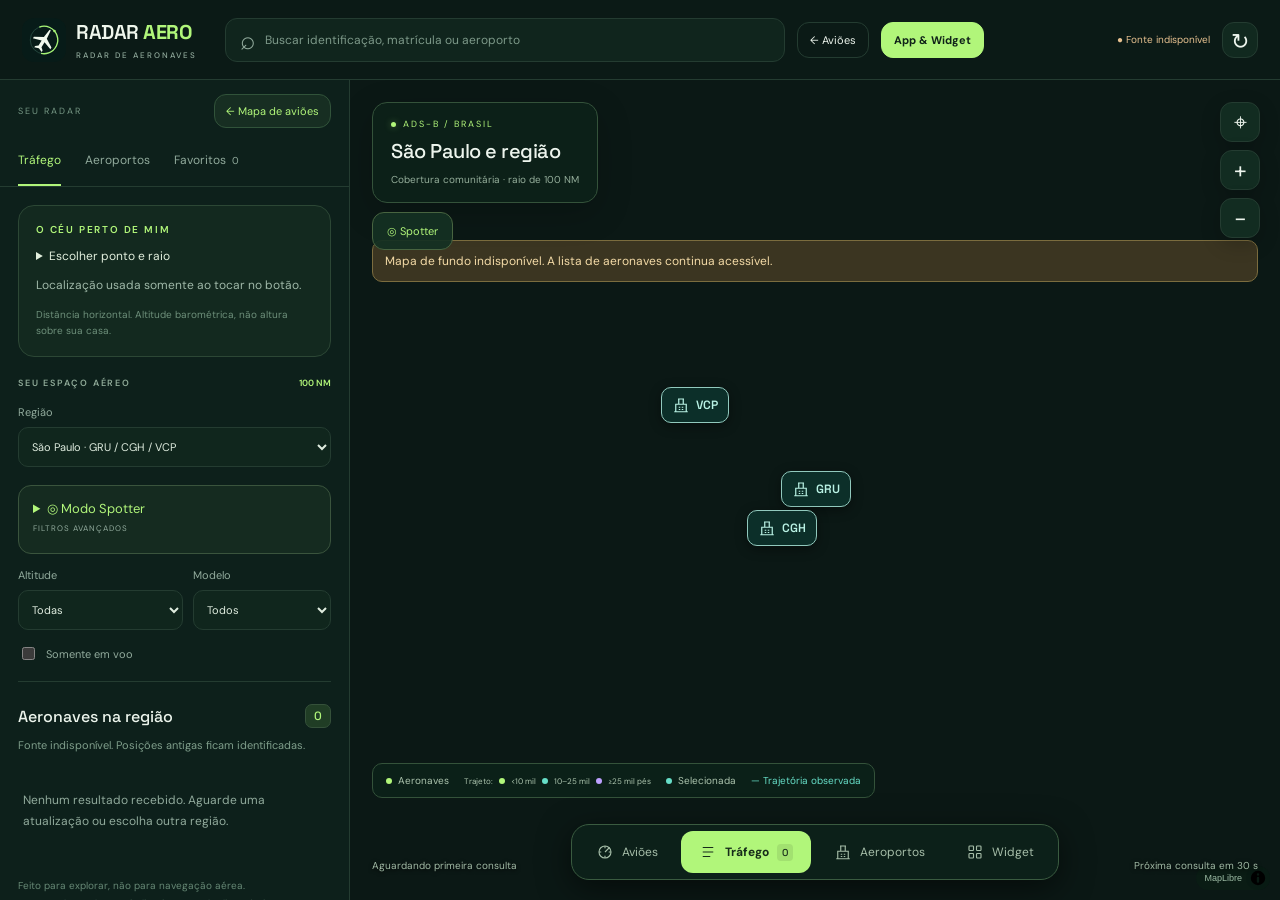
<file: docs/index.html>
<!doctype html><html lang="pt-BR"><head><meta charset="utf-8"><meta name="viewport" content="width=device-width,initial-scale=1"><meta name="theme-color" content="#071b18"><link rel="manifest" href="./manifest.webmanifest?v=20261103-4"><link rel="apple-touch-icon" href="./icons/app-icon-192.png"><title>Radar Aero</title><link rel="stylesheet" href="./vendor/maplibre-gl.css"><link rel="stylesheet" href="./radar.css?v=20261103-4"></head><body>
<header><a class="brand" href="./" target="_top"><img class="logo" src="./icons/radar-mark.svg" width="44" height="44" alt=""><span>RADAR <b>AERO</b><small>RADAR DE AERONAVES</small></span></a><label class="search"><span>⌕</span><input id="search" type="search" placeholder="Buscar identificação, matrícula ou aeroporto" aria-label="Buscar identificação, matrícula ou aeroporto" autocomplete="off"></label><button id="map-back" class="header-map">← Aviões</button><button id="install-app" title="App e widget">App &amp; Widget</button><span class="connection" id="connection" role="status">● Conectando</span><button id="refresh" aria-label="Atualizar posições">↻</button></header>
<div class="workspace"><aside id="sidebar" aria-label="Tráfego e detalhes"><div class="mobile-handle"></div><div class="panel-top"><span>SEU RADAR</span><button id="follow-selected" hidden aria-pressed="false">◎ Seguir avião</button><button id="airport-flights" hidden>Voos</button><button id="airport-climate" hidden>Clima</button><button id="collapse" aria-expanded="true">← Mapa de aviões</button></div><p id="follow-status" role="status" hidden></p><div class="tabs" role="tablist" aria-label="Explorar"><button role="tab" aria-selected="true" data-tab="traffic">Tráfego</button><button role="tab" aria-selected="false" data-tab="airports">Aeroportos</button><button role="tab" aria-selected="false" data-tab="favorites">Favoritos <span id="fav-count">0</span></button></div><div class="scroll"><section id="selection" hidden aria-label="Aeronave selecionada"></section><section class="near-card" aria-label="Perto de mim"><div class="section-label">O CÉU PERTO DE MIM</div><details id="near-settings"><summary>Escolher ponto e raio</summary><p>Escolha seu ponto e descubra os aviões ao redor.</p><button id="locate">⌖ Usar minha localização</button><details><summary>Escolher ponto manualmente</summary><form id="near-form"><label>Latitude<input id="near-lat" type="number" min="-90" max="90" step="any" required placeholder="-23.4356"></label><label>Longitude<input id="near-lon" type="number" min="-180" max="180" step="any" required placeholder="-46.4731"></label><button>Salvar ponto e explorar</button></form></details><label>Raio<select id="near-radius"><option value="5">5 km</option><option value="10" selected>10 km</option><option value="25">25 km</option><option value="50">50 km</option></select></label></details><p id="near-status" role="status">Localização usada somente ao tocar no botão.</p><button id="leave-near" hidden>Voltar à região</button><button id="widget-config" hidden>↓ Configuração do widget</button><small>Distância horizontal. Altitude barométrica, não altura sobre sua casa.</small></section><section class="filters" id="filters"><div class="section-label">SEU ESPAÇO AÉREO <span>100 NM</span></div><label>Região<select id="region"><option value="sp">São Paulo · GRU / CGH / VCP</option><option value="rio">Rio de Janeiro · GIG</option><option value="brasilia">Brasília · BSB</option><option value="salvador">Salvador · SSA</option></select></label><details id="spotter-settings"><summary>◎ Modo Spotter <span>FILTROS AVANÇADOS</span></summary><div class="spotter-grid"><label>Companhia<select id="spotter-company"><option value="all">Todas</option><option value="TAM">LATAM</option><option value="AZU">Azul</option><option value="GLO">GOL</option></select></label><label>Velocidade no solo<select id="spotter-speed"><option value="all">Todas</option><option value="slow">Menos de 250 kt</option><option value="fast">250 kt ou mais</option></select></label><label>Variação observada<select id="spotter-trend"><option value="all">Todas</option><option value="up">↑ Subindo</option><option value="down">↓ Descendo</option><option value="level">→ Estável</option></select></label></div><p>Subida/descida estimada entre amostras de altitude barométrica da sessão. Aguarde duas posições recentes.</p><label>Nome do filtro<input id="preset-name" maxlength="32" placeholder="Ex.: LATAM em aproximação"></label><div class="preset-actions"><button id="save-preset">Salvar filtro</button><button id="reset-spotter">Limpar filtros</button></div><label>Filtros salvos neste aparelho<select id="spotter-presets"><option value="">Escolher filtro…</option></select></label><button id="delete-preset" disabled>Excluir filtro escolhido</button><p id="spotter-status" role="status"></p></details><div class="filter-row"><label>Altitude<select id="altitude"><option value="all">Todas</option><option value="low">Abaixo de 10.000 pés</option><option value="high">10.000 pés ou mais</option></select></label><label>Modelo<select id="model"><option value="all">Todos</option></select></label></div><label class="check"><input id="airborne" type="checkbox"> Somente em voo</label></section><div class="list-heading"><h1 id="list-title">Aeronaves na região</h1><span id="result-count">—</span></div><p id="list-note">Buscando posições recebidas pela rede ADS-B.</p><div id="results" role="tabpanel" aria-label="Resultados"></div><div class="side-footer">Feito para explorar, não para navegação aérea.<br>Rotas cadastradas por indicativo, quando disponíveis.<br><a href="https://www.adsb.lol/docs/open-data/api" target="_blank" rel="noopener">Dados: adsb.lol · ODbL</a></div></div></aside>
<main id="map-area" aria-label="Mapa do radar"><div id="map"></div><div id="widget-flight-note" hidden role="status"><span id="widget-flight-message"></span><button id="dismiss-widget-flight" aria-label="Fechar aviso do widget">×</button></div><div id="map-empty" hidden role="status"><p id="map-empty-text"></p><button id="recover-map">Ver aviões da região</button></div><div class="map-title"><span><i class="signal-dot"></i> ADS-B / BRASIL</span><strong id="region-name">São Paulo e região</strong><small>Cobertura comunitária · raio de 100 NM</small></div><div id="map-error" hidden role="status">Mapa de fundo indisponível. A lista de aeronaves continua acessível.</div><button id="open-spotter" aria-expanded="false">◎ Spotter</button><div class="map-controls"><button id="home" aria-label="Voltar à região">⌖</button><button id="zoom-in" aria-label="Aproximar mapa">+</button><button id="zoom-out" aria-label="Afastar mapa">−</button></div><div class="map-legend"><span><i></i> Aeronaves</span><span class="trail-key">Trajeto: <i class="alt-low"></i>&lt;10 mil <i class="alt-mid"></i>10–25 mil <i class="alt-high"></i>≥25 mil pés</span><span><i class="cyan"></i> Selecionada</span><span class="line-key">— Trajetória observada</span></div><div class="bottom-status"><span id="updated">Aguardando primeira consulta</span><span id="next-update"></span></div></main></div>
<nav class="app-nav" aria-label="Navegação principal"><button id="nav-map" aria-pressed="true"><svg viewBox="0 0 24 24" aria-hidden="true"><circle cx="12" cy="12" r="8"/><path d="M12 12l6-6M4 12h3m10 0h3M12 4v3m0 10v3"/></svg>Aviões</button><button id="open-panel" aria-controls="sidebar" aria-expanded="false"><svg viewBox="0 0 24 24" aria-hidden="true"><path d="M5 6h14M5 12h14M5 18h10"/></svg>Tráfego <span id="mobile-count">0</span></button><button id="nav-airports" aria-controls="sidebar" aria-expanded="false" aria-pressed="false"><svg viewBox="0 0 24 24" aria-hidden="true"><path d="M3 21h18M5 21V11h14v10M9 11V4h6v7M8 4h8M9 15h2m2 0h2m-6 3h2m2 0h2"/></svg>Aeroportos</button><button id="nav-widget"><svg viewBox="0 0 24 24" aria-hidden="true"><rect x="4" y="4" width="6" height="6" rx="1"/><rect x="14" y="4" width="6" height="6" rx="1"/><rect x="4" y="14" width="6" height="6" rx="1"/><rect x="14" y="14" width="6" height="6" rx="1"/></svg>Widget</button></nav><script src="./vendor/maplibre-gl.js"></script><script type="module" src="./radar.js?v=20261103-4"></script><dialog id="install-help" aria-labelledby="install-title"><div class="dialog-top"><img src="./icons/radar-mark.svg" width="48" height="48" alt="Radar Aero"><div class="dialog-switch" role="tablist" aria-label="Instalação"><button id="tab-app" role="tab" aria-selected="true">App</button><button id="tab-widget" role="tab" aria-selected="false">Widget Android</button></div><button id="close-install" aria-label="Fechar App e Widget">×</button></div><div class="dialog-scroll" data-view="app"><p class="eyebrow">SEU RADAR, SEMPRE POR PERTO</p><h2 id="install-title">Leve o céu com você.</h2><p class="dialog-lead">No computador, no celular ou direto na sua tela inicial.</p><section class="install-card"><span class="card-tag">CELULAR + PC</span><h3>Instale o Radar Aero</h3><p>Abra o mapa em uma janela própria, com atalho e ícone no seu aparelho.</p><button id="confirm-install" class="primary-action">Instalar app</button><p id="install-status" role="status">No Chrome ou Edge, procure “Instalar app” no menu do navegador. No iPhone, use Safari → Compartilhar → Adicionar à Tela de Início.</p></section><section class="install-card widget-card" id="widget-section"><span class="card-tag">WIDGET ANDROID</span><h3>O céu na sua tela inicial</h3><p>Escolha um ou até três aviões perto do ponto salvo. Toque no voo para abrir a aeronave no mapa.</p><a class="primary-action" href="./downloads/radar-aero-widget-0.5.0.apk" download>Baixar widget Android <span>↓</span></a><ol><li>Instale o arquivo e abra <strong>Radar Aero Widget</strong>.</li><li>Toque em <strong>Adicionar widget à tela inicial</strong> e confirme no Android.</li><li>Escolha seu ponto depois, em <strong>Ajustes</strong> no widget.</li></ol><p class="helper">Se nada aparecer no Galaxy: pressione um espaço vazio da tela inicial → Widgets → Radar Aero Widget → Adicionar. O widget é instalado pelo APK, separadamente do app web.</p><button id="prepare-widget" class="secondary-action">Configurar meu ponto no radar →</button></section><p class="dialog-foot">O widget mostra o horário da consulta. Atualização automática sujeita às regras de bateria do Android.</p></div></dialog><script type="module" src="./pwa.js?v=20261103-4"></script></body></html>
</file>
<file: docs/vendor/maplibre-gl.css>
.maplibregl-map{font:12px/20px Helvetica Neue,Arial,Helvetica,sans-serif;overflow:hidden;position:relative;-webkit-tap-highlight-color:rgb(0 0 0/0)}.maplibregl-canvas{left:0;position:absolute;top:0}.maplibregl-map:fullscreen{height:100%;width:100%}.maplibregl-ctrl-group button.maplibregl-ctrl-compass{touch-action:none}.maplibregl-canvas-container.maplibregl-interactive,.maplibregl-ctrl-group button.maplibregl-ctrl-compass{cursor:grab;-webkit-user-select:none;-moz-user-select:none;user-select:none}.maplibregl-canvas-container.maplibregl-interactive.maplibregl-track-pointer{cursor:pointer}.maplibregl-canvas-container.maplibregl-interactive:active,.maplibregl-ctrl-group button.maplibregl-ctrl-compass:active{cursor:grabbing}.maplibregl-canvas-container.maplibregl-touch-zoom-rotate,.maplibregl-canvas-container.maplibregl-touch-zoom-rotate .maplibregl-canvas{touch-action:pan-x pan-y}.maplibregl-canvas-container.maplibregl-touch-drag-pan,.maplibregl-canvas-container.maplibregl-touch-drag-pan .maplibregl-canvas{touch-action:pinch-zoom}.maplibregl-canvas-container.maplibregl-touch-zoom-rotate.maplibregl-touch-drag-pan,.maplibregl-canvas-container.maplibregl-touch-zoom-rotate.maplibregl-touch-drag-pan .maplibregl-canvas{touch-action:none}.maplibregl-canvas-container.maplibregl-touch-drag-pan.maplibregl-cooperative-gestures,.maplibregl-canvas-container.maplibregl-touch-drag-pan.maplibregl-cooperative-gestures .maplibregl-canvas{touch-action:pan-x pan-y}.maplibregl-ctrl-bottom-left,.maplibregl-ctrl-bottom-right,.maplibregl-ctrl-top-left,.maplibregl-ctrl-top-right{pointer-events:none;position:absolute;z-index:2}.maplibregl-ctrl-top-left{left:0;top:0}.maplibregl-ctrl-top-right{right:0;top:0}.maplibregl-ctrl-bottom-left{bottom:0;left:0}.maplibregl-ctrl-bottom-right{bottom:0;right:0}.maplibregl-ctrl{clear:both;pointer-events:auto;transform:translate(0)}.maplibregl-ctrl-top-left .maplibregl-ctrl{float:left;margin:10px 0 0 10px}.maplibregl-ctrl-top-right .maplibregl-ctrl{float:right;margin:10px 10px 0 0}.maplibregl-ctrl-bottom-left .maplibregl-ctrl{float:left;margin:0 0 10px 10px}.maplibregl-ctrl-bottom-right .maplibregl-ctrl{float:right;margin:0 10px 10px 0}.maplibregl-ctrl-group{background:#fff;border-radius:4px}.maplibregl-ctrl-group:not(:empty){box-shadow:0 0 0 2px rgba(0,0,0,.1)}@media (forced-colors:active){.maplibregl-ctrl-group:not(:empty){box-shadow:0 0 0 2px ButtonText}}.maplibregl-ctrl-group button{background-color:transparent;border:0;box-sizing:border-box;cursor:pointer;display:block;height:29px;outline:none;padding:0;width:29px}.maplibregl-ctrl-group button+button{border-top:1px solid #ddd}.maplibregl-ctrl button .maplibregl-ctrl-icon{background-position:50%;background-repeat:no-repeat;display:block;height:100%;width:100%}@media (forced-colors:active){.maplibregl-ctrl-icon{background-color:transparent}.maplibregl-ctrl-group button+button{border-top:1px solid ButtonText}}.maplibregl-ctrl button::-moz-focus-inner{border:0;padding:0}.maplibregl-ctrl-attrib-button:focus,.maplibregl-ctrl-group button:focus{box-shadow:0 0 2px 2px #0096ff}.maplibregl-ctrl button:disabled{cursor:not-allowed}.maplibregl-ctrl button:disabled .maplibregl-ctrl-icon{opacity:.25}@media (hover:hover){.maplibregl-ctrl button:not(:disabled):hover{background-color:rgb(0 0 0/5%)}}.maplibregl-ctrl button:not(:disabled):active{background-color:rgb(0 0 0/5%)}.maplibregl-ctrl-group button:focus:focus-visible{box-shadow:0 0 2px 2px #0096ff}.maplibregl-ctrl-group button:focus:not(:focus-visible){box-shadow:none}.maplibregl-ctrl-group button:focus:first-child{border-radius:4px 4px 0 0}.maplibregl-ctrl-group button:focus:last-child{border-radius:0 0 4px 4px}.maplibregl-ctrl-group button:focus:only-child{border-radius:inherit}.maplibregl-ctrl button.maplibregl-ctrl-zoom-out .maplibregl-ctrl-icon{background-image:url("data:image/svg+xml;charset=utf-8,%3Csvg xmlns='http://www.w3.org/2000/svg' width='29' height='29' fill='%23333' viewBox='0 0 29 29'%3E%3Cpath d='M10 13c-.75 0-1.5.75-1.5 1.5S9.25 16 10 16h9c.75 0 1.5-.75 1.5-1.5S19.75 13 19 13z'/%3E%3C/svg%3E")}.maplibregl-ctrl button.maplibregl-ctrl-zoom-in .maplibregl-ctrl-icon{background-image:url("data:image/svg+xml;charset=utf-8,%3Csvg xmlns='http://www.w3.org/2000/svg' width='29' height='29' fill='%23333' viewBox='0 0 29 29'%3E%3Cpath d='M14.5 8.5c-.75 0-1.5.75-1.5 1.5v3h-3c-.75 0-1.5.75-1.5 1.5S9.25 16 10 16h3v3c0 .75.75 1.5 1.5 1.5S16 19.75 16 19v-3h3c.75 0 1.5-.75 1.5-1.5S19.75 13 19 13h-3v-3c0-.75-.75-1.5-1.5-1.5'/%3E%3C/svg%3E")}@media (forced-colors:active){.maplibregl-ctrl button.maplibregl-ctrl-zoom-out .maplibregl-ctrl-icon{background-image:url("data:image/svg+xml;charset=utf-8,%3Csvg xmlns='http://www.w3.org/2000/svg' width='29' height='29' fill='%23fff' viewBox='0 0 29 29'%3E%3Cpath d='M10 13c-.75 0-1.5.75-1.5 1.5S9.25 16 10 16h9c.75 0 1.5-.75 1.5-1.5S19.75 13 19 13z'/%3E%3C/svg%3E")}.maplibregl-ctrl button.maplibregl-ctrl-zoom-in .maplibregl-ctrl-icon{background-image:url("data:image/svg+xml;charset=utf-8,%3Csvg xmlns='http://www.w3.org/2000/svg' width='29' height='29' fill='%23fff' viewBox='0 0 29 29'%3E%3Cpath d='M14.5 8.5c-.75 0-1.5.75-1.5 1.5v3h-3c-.75 0-1.5.75-1.5 1.5S9.25 16 10 16h3v3c0 .75.75 1.5 1.5 1.5S16 19.75 16 19v-3h3c.75 0 1.5-.75 1.5-1.5S19.75 13 19 13h-3v-3c0-.75-.75-1.5-1.5-1.5'/%3E%3C/svg%3E")}}@media (forced-colors:active) and (prefers-color-scheme:light){.maplibregl-ctrl button.maplibregl-ctrl-zoom-out .maplibregl-ctrl-icon{background-image:url("data:image/svg+xml;charset=utf-8,%3Csvg xmlns='http://www.w3.org/2000/svg' width='29' height='29' viewBox='0 0 29 29'%3E%3Cpath d='M10 13c-.75 0-1.5.75-1.5 1.5S9.25 16 10 16h9c.75 0 1.5-.75 1.5-1.5S19.75 13 19 13z'/%3E%3C/svg%3E")}.maplibregl-ctrl button.maplibregl-ctrl-zoom-in .maplibregl-ctrl-icon{background-image:url("data:image/svg+xml;charset=utf-8,%3Csvg xmlns='http://www.w3.org/2000/svg' width='29' height='29' viewBox='0 0 29 29'%3E%3Cpath d='M14.5 8.5c-.75 0-1.5.75-1.5 1.5v3h-3c-.75 0-1.5.75-1.5 1.5S9.25 16 10 16h3v3c0 .75.75 1.5 1.5 1.5S16 19.75 16 19v-3h3c.75 0 1.5-.75 1.5-1.5S19.75 13 19 13h-3v-3c0-.75-.75-1.5-1.5-1.5'/%3E%3C/svg%3E")}}.maplibregl-ctrl button.maplibregl-ctrl-fullscreen .maplibregl-ctrl-icon{background-image:url("data:image/svg+xml;charset=utf-8,%3Csvg xmlns='http://www.w3.org/2000/svg' width='29' height='29' fill='%23333' viewBox='0 0 29 29'%3E%3Cpath d='M24 16v5.5c0 1.75-.75 2.5-2.5 2.5H16v-1l3-1.5-4-5.5 1-1 5.5 4 1.5-3zM6 16l1.5 3 5.5-4 1 1-4 5.5 3 1.5v1H7.5C5.75 24 5 23.25 5 21.5V16zm7-11v1l-3 1.5 4 5.5-1 1-5.5-4L6 13H5V7.5C5 5.75 5.75 5 7.5 5zm11 2.5c0-1.75-.75-2.5-2.5-2.5H16v1l3 1.5-4 5.5 1 1 5.5-4 1.5 3h1z'/%3E%3C/svg%3E")}.maplibregl-ctrl button.maplibregl-ctrl-shrink .maplibregl-ctrl-icon{background-image:url("data:image/svg+xml;charset=utf-8,%3Csvg xmlns='http://www.w3.org/2000/svg' width='29' height='29' viewBox='0 0 29 29'%3E%3Cpath d='M18.5 16c-1.75 0-2.5.75-2.5 2.5V24h1l1.5-3 5.5 4 1-1-4-5.5 3-1.5v-1zM13 18.5c0-1.75-.75-2.5-2.5-2.5H5v1l3 1.5L4 24l1 1 5.5-4 1.5 3h1zm3-8c0 1.75.75 2.5 2.5 2.5H24v-1l-3-1.5L25 5l-1-1-5.5 4L17 5h-1zM10.5 13c1.75 0 2.5-.75 2.5-2.5V5h-1l-1.5 3L5 4 4 5l4 5.5L5 12v1z'/%3E%3C/svg%3E")}@media (forced-colors:active){.maplibregl-ctrl button.maplibregl-ctrl-fullscreen .maplibregl-ctrl-icon{background-image:url("data:image/svg+xml;charset=utf-8,%3Csvg xmlns='http://www.w3.org/2000/svg' width='29' height='29' fill='%23fff' viewBox='0 0 29 29'%3E%3Cpath d='M24 16v5.5c0 1.75-.75 2.5-2.5 2.5H16v-1l3-1.5-4-5.5 1-1 5.5 4 1.5-3zM6 16l1.5 3 5.5-4 1 1-4 5.5 3 1.5v1H7.5C5.75 24 5 23.25 5 21.5V16zm7-11v1l-3 1.5 4 5.5-1 1-5.5-4L6 13H5V7.5C5 5.75 5.75 5 7.5 5zm11 2.5c0-1.75-.75-2.5-2.5-2.5H16v1l3 1.5-4 5.5 1 1 5.5-4 1.5 3h1z'/%3E%3C/svg%3E")}.maplibregl-ctrl button.maplibregl-ctrl-shrink .maplibregl-ctrl-icon{background-image:url("data:image/svg+xml;charset=utf-8,%3Csvg xmlns='http://www.w3.org/2000/svg' width='29' height='29' fill='%23fff' viewBox='0 0 29 29'%3E%3Cpath d='M18.5 16c-1.75 0-2.5.75-2.5 2.5V24h1l1.5-3 5.5 4 1-1-4-5.5 3-1.5v-1zM13 18.5c0-1.75-.75-2.5-2.5-2.5H5v1l3 1.5L4 24l1 1 5.5-4 1.5 3h1zm3-8c0 1.75.75 2.5 2.5 2.5H24v-1l-3-1.5L25 5l-1-1-5.5 4L17 5h-1zM10.5 13c1.75 0 2.5-.75 2.5-2.5V5h-1l-1.5 3L5 4 4 5l4 5.5L5 12v1z'/%3E%3C/svg%3E")}}@media (forced-colors:active) and (prefers-color-scheme:light){.maplibregl-ctrl button.maplibregl-ctrl-fullscreen .maplibregl-ctrl-icon{background-image:url("data:image/svg+xml;charset=utf-8,%3Csvg xmlns='http://www.w3.org/2000/svg' width='29' height='29' viewBox='0 0 29 29'%3E%3Cpath d='M24 16v5.5c0 1.75-.75 2.5-2.5 2.5H16v-1l3-1.5-4-5.5 1-1 5.5 4 1.5-3zM6 16l1.5 3 5.5-4 1 1-4 5.5 3 1.5v1H7.5C5.75 24 5 23.25 5 21.5V16zm7-11v1l-3 1.5 4 5.5-1 1-5.5-4L6 13H5V7.5C5 5.75 5.75 5 7.5 5zm11 2.5c0-1.75-.75-2.5-2.5-2.5H16v1l3 1.5-4 5.5 1 1 5.5-4 1.5 3h1z'/%3E%3C/svg%3E")}.maplibregl-ctrl button.maplibregl-ctrl-shrink .maplibregl-ctrl-icon{background-image:url("data:image/svg+xml;charset=utf-8,%3Csvg xmlns='http://www.w3.org/2000/svg' width='29' height='29' viewBox='0 0 29 29'%3E%3Cpath d='M18.5 16c-1.75 0-2.5.75-2.5 2.5V24h1l1.5-3 5.5 4 1-1-4-5.5 3-1.5v-1zM13 18.5c0-1.75-.75-2.5-2.5-2.5H5v1l3 1.5L4 24l1 1 5.5-4 1.5 3h1zm3-8c0 1.75.75 2.5 2.5 2.5H24v-1l-3-1.5L25 5l-1-1-5.5 4L17 5h-1zM10.5 13c1.75 0 2.5-.75 2.5-2.5V5h-1l-1.5 3L5 4 4 5l4 5.5L5 12v1z'/%3E%3C/svg%3E")}}.maplibregl-ctrl button.maplibregl-ctrl-compass .maplibregl-ctrl-icon{background-image:url("data:image/svg+xml;charset=utf-8,%3Csvg xmlns='http://www.w3.org/2000/svg' width='29' height='29' fill='%23333' viewBox='0 0 29 29'%3E%3Cpath d='m10.5 14 4-8 4 8z'/%3E%3Cpath fill='%23ccc' d='m10.5 16 4 8 4-8z'/%3E%3C/svg%3E")}@media (forced-colors:active){.maplibregl-ctrl button.maplibregl-ctrl-compass .maplibregl-ctrl-icon{background-image:url("data:image/svg+xml;charset=utf-8,%3Csvg xmlns='http://www.w3.org/2000/svg' width='29' height='29' fill='%23fff' viewBox='0 0 29 29'%3E%3Cpath d='m10.5 14 4-8 4 8z'/%3E%3Cpath fill='%23ccc' d='m10.5 16 4 8 4-8z'/%3E%3C/svg%3E")}}@media (forced-colors:active) and (prefers-color-scheme:light){.maplibregl-ctrl button.maplibregl-ctrl-compass .maplibregl-ctrl-icon{background-image:url("data:image/svg+xml;charset=utf-8,%3Csvg xmlns='http://www.w3.org/2000/svg' width='29' height='29' viewBox='0 0 29 29'%3E%3Cpath d='m10.5 14 4-8 4 8z'/%3E%3Cpath fill='%23ccc' d='m10.5 16 4 8 4-8z'/%3E%3C/svg%3E")}}.maplibregl-ctrl button.maplibregl-ctrl-globe .maplibregl-ctrl-icon{background-image:url("data:image/svg+xml;charset=utf-8,%3Csvg xmlns='http://www.w3.org/2000/svg' width='22' height='22' fill='none' stroke='%23333' viewBox='0 0 22 22'%3E%3Ccircle cx='11' cy='11' r='8.5'/%3E%3Cpath d='M17.5 11c0 4.819-3.02 8.5-6.5 8.5S4.5 15.819 4.5 11 7.52 2.5 11 2.5s6.5 3.681 6.5 8.5Z'/%3E%3Cpath d='M13.5 11c0 2.447-.331 4.64-.853 6.206-.262.785-.562 1.384-.872 1.777-.314.399-.58.517-.775.517s-.461-.118-.775-.517c-.31-.393-.61-.992-.872-1.777C8.831 15.64 8.5 13.446 8.5 11s.331-4.64.853-6.206c.262-.785.562-1.384.872-1.777.314-.399.58-.517.775-.517s.461.118.775.517c.31.393.61.992.872 1.777.522 1.565.853 3.76.853 6.206Z'/%3E%3Cpath d='M11 7.5c-1.909 0-3.622-.166-4.845-.428-.616-.132-1.08-.283-1.379-.434a1.3 1.3 0 0 1-.224-.138q.07-.058.224-.138c.299-.151.763-.302 1.379-.434C7.378 5.666 9.091 5.5 11 5.5s3.622.166 4.845.428c.616.132 1.08.283 1.379.434.105.053.177.1.224.138q-.07.058-.224.138c-.299.151-.763.302-1.379.434-1.223.262-2.936.428-4.845.428ZM4.486 6.436ZM11 16.5c-1.909 0-3.622-.166-4.845-.428-.616-.132-1.08-.283-1.379-.434a1.3 1.3 0 0 1-.224-.138 1.3 1.3 0 0 1 .224-.138c.299-.151.763-.302 1.379-.434C7.378 14.666 9.091 14.5 11 14.5s3.622.166 4.845.428c.616.132 1.08.283 1.379.434.105.053.177.1.224.138a1.3 1.3 0 0 1-.224.138c-.299.151-.763.302-1.379.434-1.223.262-2.936.428-4.845.428Zm-6.514-1.064ZM11 12.5c-2.46 0-4.672-.222-6.255-.574-.796-.177-1.406-.38-1.805-.59a1.5 1.5 0 0 1-.39-.272.3.3 0 0 1-.047-.064.3.3 0 0 1 .048-.064c.066-.073.189-.167.389-.272.399-.21 1.009-.413 1.805-.59C6.328 9.722 8.54 9.5 11 9.5s4.672.222 6.256.574c.795.177 1.405.38 1.804.59.2.105.323.2.39.272a.3.3 0 0 1 .047.064.3.3 0 0 1-.048.064 1.4 1.4 0 0 1-.389.272c-.399.21-1.009.413-1.804.59-1.584.352-3.796.574-6.256.574Zm-8.501-1.51v.002zm0 .018v.002zm17.002.002v-.002zm0-.018v-.002z'/%3E%3C/svg%3E")}.maplibregl-ctrl button.maplibregl-ctrl-globe-enabled .maplibregl-ctrl-icon{background-image:url("data:image/svg+xml;charset=utf-8,%3Csvg xmlns='http://www.w3.org/2000/svg' width='22' height='22' fill='none' stroke='%2333b5e5' viewBox='0 0 22 22'%3E%3Ccircle cx='11' cy='11' r='8.5'/%3E%3Cpath d='M17.5 11c0 4.819-3.02 8.5-6.5 8.5S4.5 15.819 4.5 11 7.52 2.5 11 2.5s6.5 3.681 6.5 8.5Z'/%3E%3Cpath d='M13.5 11c0 2.447-.331 4.64-.853 6.206-.262.785-.562 1.384-.872 1.777-.314.399-.58.517-.775.517s-.461-.118-.775-.517c-.31-.393-.61-.992-.872-1.777C8.831 15.64 8.5 13.446 8.5 11s.331-4.64.853-6.206c.262-.785.562-1.384.872-1.777.314-.399.58-.517.775-.517s.461.118.775.517c.31.393.61.992.872 1.777.522 1.565.853 3.76.853 6.206Z'/%3E%3Cpath d='M11 7.5c-1.909 0-3.622-.166-4.845-.428-.616-.132-1.08-.283-1.379-.434a1.3 1.3 0 0 1-.224-.138q.07-.058.224-.138c.299-.151.763-.302 1.379-.434C7.378 5.666 9.091 5.5 11 5.5s3.622.166 4.845.428c.616.132 1.08.283 1.379.434.105.053.177.1.224.138q-.07.058-.224.138c-.299.151-.763.302-1.379.434-1.223.262-2.936.428-4.845.428ZM4.486 6.436ZM11 16.5c-1.909 0-3.622-.166-4.845-.428-.616-.132-1.08-.283-1.379-.434a1.3 1.3 0 0 1-.224-.138 1.3 1.3 0 0 1 .224-.138c.299-.151.763-.302 1.379-.434C7.378 14.666 9.091 14.5 11 14.5s3.622.166 4.845.428c.616.132 1.08.283 1.379.434.105.053.177.1.224.138a1.3 1.3 0 0 1-.224.138c-.299.151-.763.302-1.379.434-1.223.262-2.936.428-4.845.428Zm-6.514-1.064ZM11 12.5c-2.46 0-4.672-.222-6.255-.574-.796-.177-1.406-.38-1.805-.59a1.5 1.5 0 0 1-.39-.272.3.3 0 0 1-.047-.064.3.3 0 0 1 .048-.064c.066-.073.189-.167.389-.272.399-.21 1.009-.413 1.805-.59C6.328 9.722 8.54 9.5 11 9.5s4.672.222 6.256.574c.795.177 1.405.38 1.804.59.2.105.323.2.39.272a.3.3 0 0 1 .047.064.3.3 0 0 1-.048.064 1.4 1.4 0 0 1-.389.272c-.399.21-1.009.413-1.804.59-1.584.352-3.796.574-6.256.574Zm-8.501-1.51v.002zm0 .018v.002zm17.002.002v-.002zm0-.018v-.002z'/%3E%3C/svg%3E")}.maplibregl-ctrl button.maplibregl-ctrl-terrain .maplibregl-ctrl-icon{background-image:url("data:image/svg+xml;charset=utf-8,%3Csvg xmlns='http://www.w3.org/2000/svg' width='22' height='22' fill='%23333' viewBox='0 0 22 22'%3E%3Cpath d='m1.754 13.406 4.453-4.851 3.09 3.09 3.281 3.277.969-.969-3.309-3.312 3.844-4.121 6.148 6.886h1.082v-.855l-7.207-8.07-4.84 5.187L6.169 6.57l-5.48 5.965v.871ZM.688 16.844h20.625v1.375H.688Zm0 0'/%3E%3C/svg%3E")}.maplibregl-ctrl button.maplibregl-ctrl-terrain-enabled .maplibregl-ctrl-icon{background-image:url("data:image/svg+xml;charset=utf-8,%3Csvg xmlns='http://www.w3.org/2000/svg' width='22' height='22' fill='%2333b5e5' viewBox='0 0 22 22'%3E%3Cpath d='m1.754 13.406 4.453-4.851 3.09 3.09 3.281 3.277.969-.969-3.309-3.312 3.844-4.121 6.148 6.886h1.082v-.855l-7.207-8.07-4.84 5.187L6.169 6.57l-5.48 5.965v.871ZM.688 16.844h20.625v1.375H.688Zm0 0'/%3E%3C/svg%3E")}.maplibregl-ctrl button.maplibregl-ctrl-geolocate .maplibregl-ctrl-icon{background-image:url("data:image/svg+xml;charset=utf-8,%3Csvg xmlns='http://www.w3.org/2000/svg' width='29' height='29' fill='%23333' viewBox='0 0 20 20'%3E%3Cpath d='M10 4C9 4 9 5 9 5v.1A5 5 0 0 0 5.1 9H5s-1 0-1 1 1 1 1 1h.1A5 5 0 0 0 9 14.9v.1s0 1 1 1 1-1 1-1v-.1a5 5 0 0 0 3.9-3.9h.1s1 0 1-1-1-1-1-1h-.1A5 5 0 0 0 11 5.1V5s0-1-1-1m0 2.5a3.5 3.5 0 1 1 0 7 3.5 3.5 0 1 1 0-7'/%3E%3Ccircle cx='10' cy='10' r='2'/%3E%3C/svg%3E")}.maplibregl-ctrl button.maplibregl-ctrl-geolocate:disabled .maplibregl-ctrl-icon{background-image:url("data:image/svg+xml;charset=utf-8,%3Csvg xmlns='http://www.w3.org/2000/svg' width='29' height='29' fill='%23aaa' viewBox='0 0 20 20'%3E%3Cpath d='M10 4C9 4 9 5 9 5v.1A5 5 0 0 0 5.1 9H5s-1 0-1 1 1 1 1 1h.1A5 5 0 0 0 9 14.9v.1s0 1 1 1 1-1 1-1v-.1a5 5 0 0 0 3.9-3.9h.1s1 0 1-1-1-1-1-1h-.1A5 5 0 0 0 11 5.1V5s0-1-1-1m0 2.5a3.5 3.5 0 1 1 0 7 3.5 3.5 0 1 1 0-7'/%3E%3Ccircle cx='10' cy='10' r='2'/%3E%3Cpath fill='red' d='m14 5 1 1-9 9-1-1z'/%3E%3C/svg%3E")}.maplibregl-ctrl button.maplibregl-ctrl-geolocate.maplibregl-ctrl-geolocate-active .maplibregl-ctrl-icon{background-image:url("data:image/svg+xml;charset=utf-8,%3Csvg xmlns='http://www.w3.org/2000/svg' width='29' height='29' fill='%2333b5e5' viewBox='0 0 20 20'%3E%3Cpath d='M10 4C9 4 9 5 9 5v.1A5 5 0 0 0 5.1 9H5s-1 0-1 1 1 1 1 1h.1A5 5 0 0 0 9 14.9v.1s0 1 1 1 1-1 1-1v-.1a5 5 0 0 0 3.9-3.9h.1s1 0 1-1-1-1-1-1h-.1A5 5 0 0 0 11 5.1V5s0-1-1-1m0 2.5a3.5 3.5 0 1 1 0 7 3.5 3.5 0 1 1 0-7'/%3E%3Ccircle cx='10' cy='10' r='2'/%3E%3C/svg%3E")}.maplibregl-ctrl button.maplibregl-ctrl-geolocate.maplibregl-ctrl-geolocate-active-error .maplibregl-ctrl-icon{background-image:url("data:image/svg+xml;charset=utf-8,%3Csvg xmlns='http://www.w3.org/2000/svg' width='29' height='29' fill='%23e58978' viewBox='0 0 20 20'%3E%3Cpath d='M10 4C9 4 9 5 9 5v.1A5 5 0 0 0 5.1 9H5s-1 0-1 1 1 1 1 1h.1A5 5 0 0 0 9 14.9v.1s0 1 1 1 1-1 1-1v-.1a5 5 0 0 0 3.9-3.9h.1s1 0 1-1-1-1-1-1h-.1A5 5 0 0 0 11 5.1V5s0-1-1-1m0 2.5a3.5 3.5 0 1 1 0 7 3.5 3.5 0 1 1 0-7'/%3E%3Ccircle cx='10' cy='10' r='2'/%3E%3C/svg%3E")}.maplibregl-ctrl button.maplibregl-ctrl-geolocate.maplibregl-ctrl-geolocate-background .maplibregl-ctrl-icon{background-image:url("data:image/svg+xml;charset=utf-8,%3Csvg xmlns='http://www.w3.org/2000/svg' width='29' height='29' fill='%2333b5e5' viewBox='0 0 20 20'%3E%3Cpath d='M10 4C9 4 9 5 9 5v.1A5 5 0 0 0 5.1 9H5s-1 0-1 1 1 1 1 1h.1A5 5 0 0 0 9 14.9v.1s0 1 1 1 1-1 1-1v-.1a5 5 0 0 0 3.9-3.9h.1s1 0 1-1-1-1-1-1h-.1A5 5 0 0 0 11 5.1V5s0-1-1-1m0 2.5a3.5 3.5 0 1 1 0 7 3.5 3.5 0 1 1 0-7'/%3E%3C/svg%3E")}.maplibregl-ctrl button.maplibregl-ctrl-geolocate.maplibregl-ctrl-geolocate-background-error .maplibregl-ctrl-icon{background-image:url("data:image/svg+xml;charset=utf-8,%3Csvg xmlns='http://www.w3.org/2000/svg' width='29' height='29' fill='%23e54e33' viewBox='0 0 20 20'%3E%3Cpath d='M10 4C9 4 9 5 9 5v.1A5 5 0 0 0 5.1 9H5s-1 0-1 1 1 1 1 1h.1A5 5 0 0 0 9 14.9v.1s0 1 1 1 1-1 1-1v-.1a5 5 0 0 0 3.9-3.9h.1s1 0 1-1-1-1-1-1h-.1A5 5 0 0 0 11 5.1V5s0-1-1-1m0 2.5a3.5 3.5 0 1 1 0 7 3.5 3.5 0 1 1 0-7'/%3E%3C/svg%3E")}.maplibregl-ctrl button.maplibregl-ctrl-geolocate.maplibregl-ctrl-geolocate-waiting .maplibregl-ctrl-icon{animation:maplibregl-spin 2s linear infinite}@media (forced-colors:active){.maplibregl-ctrl button.maplibregl-ctrl-geolocate .maplibregl-ctrl-icon{background-image:url("data:image/svg+xml;charset=utf-8,%3Csvg xmlns='http://www.w3.org/2000/svg' width='29' height='29' fill='%23fff' viewBox='0 0 20 20'%3E%3Cpath d='M10 4C9 4 9 5 9 5v.1A5 5 0 0 0 5.1 9H5s-1 0-1 1 1 1 1 1h.1A5 5 0 0 0 9 14.9v.1s0 1 1 1 1-1 1-1v-.1a5 5 0 0 0 3.9-3.9h.1s1 0 1-1-1-1-1-1h-.1A5 5 0 0 0 11 5.1V5s0-1-1-1m0 2.5a3.5 3.5 0 1 1 0 7 3.5 3.5 0 1 1 0-7'/%3E%3Ccircle cx='10' cy='10' r='2'/%3E%3C/svg%3E")}.maplibregl-ctrl button.maplibregl-ctrl-geolocate:disabled .maplibregl-ctrl-icon{background-image:url("data:image/svg+xml;charset=utf-8,%3Csvg xmlns='http://www.w3.org/2000/svg' width='29' height='29' fill='%23999' viewBox='0 0 20 20'%3E%3Cpath d='M10 4C9 4 9 5 9 5v.1A5 5 0 0 0 5.1 9H5s-1 0-1 1 1 1 1 1h.1A5 5 0 0 0 9 14.9v.1s0 1 1 1 1-1 1-1v-.1a5 5 0 0 0 3.9-3.9h.1s1 0 1-1-1-1-1-1h-.1A5 5 0 0 0 11 5.1V5s0-1-1-1m0 2.5a3.5 3.5 0 1 1 0 7 3.5 3.5 0 1 1 0-7'/%3E%3Ccircle cx='10' cy='10' r='2'/%3E%3Cpath fill='red' d='m14 5 1 1-9 9-1-1z'/%3E%3C/svg%3E")}.maplibregl-ctrl button.maplibregl-ctrl-geolocate.maplibregl-ctrl-geolocate-active .maplibregl-ctrl-icon{background-image:url("data:image/svg+xml;charset=utf-8,%3Csvg xmlns='http://www.w3.org/2000/svg' width='29' height='29' fill='%2333b5e5' viewBox='0 0 20 20'%3E%3Cpath d='M10 4C9 4 9 5 9 5v.1A5 5 0 0 0 5.1 9H5s-1 0-1 1 1 1 1 1h.1A5 5 0 0 0 9 14.9v.1s0 1 1 1 1-1 1-1v-.1a5 5 0 0 0 3.9-3.9h.1s1 0 1-1-1-1-1-1h-.1A5 5 0 0 0 11 5.1V5s0-1-1-1m0 2.5a3.5 3.5 0 1 1 0 7 3.5 3.5 0 1 1 0-7'/%3E%3Ccircle cx='10' cy='10' r='2'/%3E%3C/svg%3E")}.maplibregl-ctrl button.maplibregl-ctrl-geolocate.maplibregl-ctrl-geolocate-active-error .maplibregl-ctrl-icon{background-image:url("data:image/svg+xml;charset=utf-8,%3Csvg xmlns='http://www.w3.org/2000/svg' width='29' height='29' fill='%23e58978' viewBox='0 0 20 20'%3E%3Cpath d='M10 4C9 4 9 5 9 5v.1A5 5 0 0 0 5.1 9H5s-1 0-1 1 1 1 1 1h.1A5 5 0 0 0 9 14.9v.1s0 1 1 1 1-1 1-1v-.1a5 5 0 0 0 3.9-3.9h.1s1 0 1-1-1-1-1-1h-.1A5 5 0 0 0 11 5.1V5s0-1-1-1m0 2.5a3.5 3.5 0 1 1 0 7 3.5 3.5 0 1 1 0-7'/%3E%3Ccircle cx='10' cy='10' r='2'/%3E%3C/svg%3E")}.maplibregl-ctrl button.maplibregl-ctrl-geolocate.maplibregl-ctrl-geolocate-background .maplibregl-ctrl-icon{background-image:url("data:image/svg+xml;charset=utf-8,%3Csvg xmlns='http://www.w3.org/2000/svg' width='29' height='29' fill='%2333b5e5' viewBox='0 0 20 20'%3E%3Cpath d='M10 4C9 4 9 5 9 5v.1A5 5 0 0 0 5.1 9H5s-1 0-1 1 1 1 1 1h.1A5 5 0 0 0 9 14.9v.1s0 1 1 1 1-1 1-1v-.1a5 5 0 0 0 3.9-3.9h.1s1 0 1-1-1-1-1-1h-.1A5 5 0 0 0 11 5.1V5s0-1-1-1m0 2.5a3.5 3.5 0 1 1 0 7 3.5 3.5 0 1 1 0-7'/%3E%3C/svg%3E")}.maplibregl-ctrl button.maplibregl-ctrl-geolocate.maplibregl-ctrl-geolocate-background-error .maplibregl-ctrl-icon{background-image:url("data:image/svg+xml;charset=utf-8,%3Csvg xmlns='http://www.w3.org/2000/svg' width='29' height='29' fill='%23e54e33' viewBox='0 0 20 20'%3E%3Cpath d='M10 4C9 4 9 5 9 5v.1A5 5 0 0 0 5.1 9H5s-1 0-1 1 1 1 1 1h.1A5 5 0 0 0 9 14.9v.1s0 1 1 1 1-1 1-1v-.1a5 5 0 0 0 3.9-3.9h.1s1 0 1-1-1-1-1-1h-.1A5 5 0 0 0 11 5.1V5s0-1-1-1m0 2.5a3.5 3.5 0 1 1 0 7 3.5 3.5 0 1 1 0-7'/%3E%3C/svg%3E")}}@media (forced-colors:active) and (prefers-color-scheme:light){.maplibregl-ctrl button.maplibregl-ctrl-geolocate .maplibregl-ctrl-icon{background-image:url("data:image/svg+xml;charset=utf-8,%3Csvg xmlns='http://www.w3.org/2000/svg' width='29' height='29' viewBox='0 0 20 20'%3E%3Cpath d='M10 4C9 4 9 5 9 5v.1A5 5 0 0 0 5.1 9H5s-1 0-1 1 1 1 1 1h.1A5 5 0 0 0 9 14.9v.1s0 1 1 1 1-1 1-1v-.1a5 5 0 0 0 3.9-3.9h.1s1 0 1-1-1-1-1-1h-.1A5 5 0 0 0 11 5.1V5s0-1-1-1m0 2.5a3.5 3.5 0 1 1 0 7 3.5 3.5 0 1 1 0-7'/%3E%3Ccircle cx='10' cy='10' r='2'/%3E%3C/svg%3E")}.maplibregl-ctrl button.maplibregl-ctrl-geolocate:disabled .maplibregl-ctrl-icon{background-image:url("data:image/svg+xml;charset=utf-8,%3Csvg xmlns='http://www.w3.org/2000/svg' width='29' height='29' fill='%23666' viewBox='0 0 20 20'%3E%3Cpath d='M10 4C9 4 9 5 9 5v.1A5 5 0 0 0 5.1 9H5s-1 0-1 1 1 1 1 1h.1A5 5 0 0 0 9 14.9v.1s0 1 1 1 1-1 1-1v-.1a5 5 0 0 0 3.9-3.9h.1s1 0 1-1-1-1-1-1h-.1A5 5 0 0 0 11 5.1V5s0-1-1-1m0 2.5a3.5 3.5 0 1 1 0 7 3.5 3.5 0 1 1 0-7'/%3E%3Ccircle cx='10' cy='10' r='2'/%3E%3Cpath fill='red' d='m14 5 1 1-9 9-1-1z'/%3E%3C/svg%3E")}}@keyframes maplibregl-spin{0%{transform:rotate(0deg)}to{transform:rotate(1turn)}}a.maplibregl-ctrl-logo{background-image:url("data:image/svg+xml;charset=utf-8,%3Csvg xmlns='http://www.w3.org/2000/svg' width='88' height='23' fill='none'%3E%3Cpath fill='%23000' fill-opacity='.4' fill-rule='evenodd' d='M17.408 16.796h-1.827l2.501-12.095h.198l3.324 6.533.988 2.19.988-2.19 3.258-6.533h.181l2.6 12.095h-1.81l-1.218-5.644-.362-1.71-.658 1.71-2.929 5.644h-.098l-2.914-5.644-.757-1.71-.345 1.71zm1.958-3.42-.726 3.663a1.255 1.255 0 0 1-1.232 1.011h-1.827a1.255 1.255 0 0 1-1.229-1.509l2.501-12.095a1.255 1.255 0 0 1 1.23-1.001h.197a1.25 1.25 0 0 1 1.12.685l3.19 6.273 3.125-6.263a1.25 1.25 0 0 1 1.123-.695h.181a1.255 1.255 0 0 1 1.227.991l1.443 6.71a5 5 0 0 1 .314-.787l.009-.016a4.6 4.6 0 0 1 1.777-1.887c.782-.46 1.668-.667 2.611-.667a4.6 4.6 0 0 1 1.7.32l.306.134c.21-.16.474-.256.759-.256h1.694a1.255 1.255 0 0 1 1.212.925 1.255 1.255 0 0 1 1.212-.925h1.711c.284 0 .545.094.755.252.613-.3 1.312-.45 2.075-.45 1.356 0 2.557.445 3.482 1.4q.47.48.763 1.064V4.701a1.255 1.255 0 0 1 1.255-1.255h1.86A1.255 1.255 0 0 1 54.44 4.7v9.194h2.217c.19 0 .37.043.532.118v-4.77c0-.356.147-.678.385-.906a2.42 2.42 0 0 1-.682-1.71c0-.665.267-1.253.735-1.7a2.45 2.45 0 0 1 1.722-.674 2.43 2.43 0 0 1 1.705.675q.318.302.504.683V4.7a1.255 1.255 0 0 1 1.255-1.255h1.744A1.255 1.255 0 0 1 65.812 4.7v3.335a4.8 4.8 0 0 1 1.526-.246c.938 0 1.817.214 2.59.69a4.47 4.47 0 0 1 1.67 1.743v-.98a1.255 1.255 0 0 1 1.256-1.256h1.777c.233 0 .451.064.639.174a3.4 3.4 0 0 1 1.567-.372c.346 0 .861.02 1.285.232a1.25 1.25 0 0 1 .689 1.004 4.7 4.7 0 0 1 .853-.588c.795-.44 1.675-.647 2.61-.647 1.385 0 2.65.39 3.525 1.396.836.938 1.168 2.173 1.168 3.528q-.001.515-.056 1.051a1.255 1.255 0 0 1-.947 1.09l.408.952a1.255 1.255 0 0 1-.477 1.552c-.418.268-.92.463-1.458.612-.613.171-1.304.244-2.049.244-1.06 0-2.043-.207-2.886-.698l-.015-.008c-.798-.48-1.419-1.135-1.818-1.963l-.004-.008a5.8 5.8 0 0 1-.548-2.512q0-.429.053-.843a1.3 1.3 0 0 1-.333-.086l-.166-.004c-.223 0-.426.062-.643.228-.03.024-.142.139-.142.59v3.883a1.255 1.255 0 0 1-1.256 1.256h-1.777a1.255 1.255 0 0 1-1.256-1.256V15.69l-.032.057a4.8 4.8 0 0 1-1.86 1.833 5.04 5.04 0 0 1-2.484.634 4.5 4.5 0 0 1-1.935-.424 1.25 1.25 0 0 1-.764.258h-1.71a1.255 1.255 0 0 1-1.256-1.255V7.687a2.4 2.4 0 0 1-.428.625c.253.23.412.561.412.93v7.553a1.255 1.255 0 0 1-1.256 1.255h-1.843a1.25 1.25 0 0 1-.894-.373c-.228.23-.544.373-.894.373H51.32a1.255 1.255 0 0 1-1.256-1.255v-1.251l-.061.117a4.7 4.7 0 0 1-1.782 1.884 4.77 4.77 0 0 1-2.485.67 5.6 5.6 0 0 1-1.485-.188l.009 2.764a1.255 1.255 0 0 1-1.255 1.259h-1.729a1.255 1.255 0 0 1-1.255-1.255v-3.537a1.255 1.255 0 0 1-1.167.793h-1.679a1.25 1.25 0 0 1-.77-.263 4.5 4.5 0 0 1-1.945.429c-.885 0-1.724-.21-2.495-.632l-.017-.01a5 5 0 0 1-1.081-.836 1.255 1.255 0 0 1-1.254 1.312h-1.81a1.255 1.255 0 0 1-1.228-.99l-.782-3.625-2.044 3.939a1.25 1.25 0 0 1-1.115.676h-.098a1.25 1.25 0 0 1-1.116-.68l-2.061-3.994zM35.92 16.63l.207-.114.223-.15q.493-.356.735-.785l.061-.118.033 1.332h1.678V9.242h-1.694l-.033 1.267q-.133-.329-.526-.658l-.032-.028a3.2 3.2 0 0 0-.668-.428l-.27-.12a3.3 3.3 0 0 0-1.235-.23q-1.136-.001-1.974.493a3.36 3.36 0 0 0-1.3 1.382q-.445.89-.444 2.074 0 1.2.51 2.107a3.8 3.8 0 0 0 1.382 1.381 3.9 3.9 0 0 0 1.893.477q.795 0 1.455-.33zm-2.789-5.38q-.576.675-.575 1.762 0 1.102.559 1.794.576.675 1.645.675a2.25 2.25 0 0 0 .934-.19 2.2 2.2 0 0 0 .468-.29l.178-.161a2.2 2.2 0 0 0 .397-.561q.244-.5.244-1.15v-.115q0-.708-.296-1.267l-.043-.077a2.2 2.2 0 0 0-.633-.709l-.13-.086-.047-.028a2.1 2.1 0 0 0-1.073-.285q-1.052 0-1.629.692zm2.316 2.706c.163-.17.28-.407.28-.83v-.114c0-.292-.06-.508-.15-.68a.96.96 0 0 0-.353-.389.85.85 0 0 0-.464-.127c-.4 0-.56.114-.664.239l-.01.012c-.148.174-.275.45-.275.945 0 .506.122.801.27.99.097.11.266.224.68.224.303 0 .504-.09.687-.269zm7.545 1.705a2.6 2.6 0 0 0 .331.423q.319.33.755.548l.173.074q.65.255 1.49.255 1.02 0 1.844-.493a3.45 3.45 0 0 0 1.316-1.4q.493-.904.493-2.089 0-1.909-.988-2.913-.988-1.02-2.584-1.02-.898 0-1.575.347a3 3 0 0 0-.415.262l-.199.166a3.4 3.4 0 0 0-.64.82V9.242h-1.712v11.553h1.729l-.017-5.134zm.53-1.138q.206.29.48.5l.155.11.053.034q.51.296 1.119.297 1.07 0 1.645-.675.577-.69.576-1.762 0-1.119-.576-1.777-.558-.675-1.645-.675-.435 0-.835.16a2 2 0 0 0-.284.136 2 2 0 0 0-.363.254 2.2 2.2 0 0 0-.46.569l-.082.162a2.6 2.6 0 0 0-.213 1.072v.115q0 .707.296 1.267l.135.211zm.964-.818a1.1 1.1 0 0 0 .367.385.94.94 0 0 0 .476.118c.423 0 .59-.117.687-.23.159-.194.28-.478.28-.95 0-.53-.133-.8-.266-.952l-.021-.025c-.078-.094-.231-.221-.68-.221a1 1 0 0 0-.503.135l-.012.007a.86.86 0 0 0-.335.343c-.073.133-.132.324-.132.614v.115a1.4 1.4 0 0 0 .14.66zm15.7-6.222q.347-.346.346-.856a1.05 1.05 0 0 0-.345-.79 1.18 1.18 0 0 0-.84-.329q-.51 0-.855.33a1.05 1.05 0 0 0-.346.79q0 .51.346.855.345.346.856.346.51 0 .839-.346zm4.337 9.314.033-1.332q.191.403.59.747l.098.081a4 4 0 0 0 .316.224l.223.122a3.2 3.2 0 0 0 1.44.322 3.8 3.8 0 0 0 1.875-.477 3.5 3.5 0 0 0 1.382-1.366q.527-.89.526-2.09 0-1.184-.444-2.073a3.24 3.24 0 0 0-1.283-1.399q-.823-.51-1.942-.51a3.5 3.5 0 0 0-1.527.344l-.086.043-.165.09a3 3 0 0 0-.33.214q-.432.315-.656.707a2 2 0 0 0-.099.198l.082-1.283V4.701h-1.744v12.095zm.473-2.509a2.5 2.5 0 0 0 .566.7q.117.098.245.18l.144.08a2.1 2.1 0 0 0 .975.232q1.07 0 1.645-.675.576-.69.576-1.778 0-1.102-.576-1.777-.56-.691-1.645-.692a2.2 2.2 0 0 0-1.015.235q-.22.113-.415.282l-.15.142a2.1 2.1 0 0 0-.42.594q-.223.479-.223 1.1v.115q0 .705.293 1.26zm2.616-.293c.157-.191.28-.479.28-.967 0-.51-.13-.79-.276-.961l-.021-.026c-.082-.1-.232-.225-.67-.225a.87.87 0 0 0-.681.279l-.012.011c-.154.155-.274.38-.274.807v.115c0 .285.057.499.144.669a1.1 1.1 0 0 0 .367.405c.137.082.28.123.455.123.423 0 .59-.118.686-.23zm8.266-3.013q.345-.13.724-.14l.069-.002q.493 0 .642.099l.247-1.794q-.196-.099-.717-.099a2.3 2.3 0 0 0-.545.063 2 2 0 0 0-.411.148 2.2 2.2 0 0 0-.4.249 2.5 2.5 0 0 0-.485.499 2.7 2.7 0 0 0-.32.581l-.05.137v-1.48h-1.778v7.553h1.777v-3.884q0-.546.159-.943a1.5 1.5 0 0 1 .466-.636 2.5 2.5 0 0 1 .399-.253 2 2 0 0 1 .224-.099zm9.784 2.656.05-.922q0-1.743-.856-2.698-.838-.97-2.584-.97-1.119-.001-2.007.493a3.46 3.46 0 0 0-1.4 1.382q-.493.906-.493 2.106 0 1.07.428 1.975.428.89 1.332 1.432.906.526 2.255.526.973 0 1.668-.185l.044-.012.135-.04q.613-.184.984-.421l-.542-1.267q-.3.162-.642.274l-.297.087q-.51.131-1.3.131-.954 0-1.497-.444a1.6 1.6 0 0 1-.192-.193q-.366-.44-.512-1.234l-.004-.021zm-5.427-1.256-.003.022h3.752v-.138q-.011-.727-.288-1.118a1 1 0 0 0-.156-.176q-.46-.428-1.316-.428-.986 0-1.494.604-.379.45-.494 1.234zm-27.053 2.77V4.7h-1.86v12.095h5.333V15.15zm7.103-5.908v7.553h-1.843V9.242h1.843z'/%3E%3Cpath fill='%23fff' d='m19.63 11.151-.757-1.71-.345 1.71-1.12 5.644h-1.827L18.083 4.7h.197l3.325 6.533.988 2.19.988-2.19L26.839 4.7h.181l2.6 12.095h-1.81l-1.218-5.644-.362-1.71-.658 1.71-2.93 5.644h-.098l-2.913-5.644zm14.836 5.81q-1.02 0-1.893-.478a3.8 3.8 0 0 1-1.381-1.382q-.51-.906-.51-2.106 0-1.185.444-2.074a3.36 3.36 0 0 1 1.3-1.382q.839-.494 1.974-.494a3.3 3.3 0 0 1 1.234.231 3.3 3.3 0 0 1 .97.575q.396.33.527.659l.033-1.267h1.694v7.553H37.18l-.033-1.332q-.279.593-1.02 1.053a3.17 3.17 0 0 1-1.662.444zm.296-1.482q.938 0 1.58-.642.642-.66.642-1.711v-.115q0-.708-.296-1.267a2.2 2.2 0 0 0-.807-.872 2.1 2.1 0 0 0-1.119-.313q-1.053 0-1.629.692-.575.675-.575 1.76 0 1.103.559 1.795.577.675 1.645.675zm6.521-6.237h1.711v1.4q.906-1.597 2.83-1.597 1.596 0 2.584 1.02.988 1.005.988 2.914 0 1.185-.493 2.09a3.46 3.46 0 0 1-1.316 1.399 3.5 3.5 0 0 1-1.844.493q-.954 0-1.662-.329a2.67 2.67 0 0 1-1.086-.97l.017 5.134h-1.728zm4.048 6.22q1.07 0 1.645-.674.577-.69.576-1.762 0-1.119-.576-1.777-.558-.675-1.645-.675-.592 0-1.12.296-.51.28-.822.823-.296.527-.296 1.234v.115q0 .708.296 1.267.313.543.823.855.51.296 1.119.297z'/%3E%3Cpath fill='%23e1e3e9' d='M51.325 4.7h1.86v10.45h3.473v1.646h-5.333zm7.12 4.542h1.843v7.553h-1.843zm.905-1.415a1.16 1.16 0 0 1-.856-.346 1.17 1.17 0 0 1-.346-.856 1.05 1.05 0 0 1 .346-.79q.346-.329.856-.329.494 0 .839.33a1.05 1.05 0 0 1 .345.79 1.16 1.16 0 0 1-.345.855q-.33.346-.84.346zm7.875 9.133a3.17 3.17 0 0 1-1.662-.444q-.723-.46-1.004-1.053l-.033 1.332h-1.71V4.701h1.743v4.657l-.082 1.283q.279-.658 1.086-1.119a3.5 3.5 0 0 1 1.778-.477q1.119 0 1.942.51a3.24 3.24 0 0 1 1.283 1.4q.445.888.444 2.072 0 1.201-.526 2.09a3.5 3.5 0 0 1-1.382 1.366 3.8 3.8 0 0 1-1.876.477zm-.296-1.481q1.069 0 1.645-.675.577-.69.577-1.778 0-1.102-.577-1.776-.56-.691-1.645-.692a2.12 2.12 0 0 0-1.58.659q-.642.641-.642 1.694v.115q0 .71.296 1.267a2.4 2.4 0 0 0 .807.872 2.1 2.1 0 0 0 1.119.313zm5.927-6.237h1.777v1.481q.263-.757.856-1.217a2.14 2.14 0 0 1 1.349-.46q.527 0 .724.098l-.247 1.794q-.149-.099-.642-.099-.774 0-1.416.494-.626.493-.626 1.58v3.883h-1.777V9.242zm9.534 7.718q-1.35 0-2.255-.526-.904-.543-1.332-1.432a4.6 4.6 0 0 1-.428-1.975q0-1.2.493-2.106a3.46 3.46 0 0 1 1.4-1.382q.889-.495 2.007-.494 1.744 0 2.584.97.855.956.856 2.7 0 .444-.05.92h-5.43q.18 1.005.708 1.45.542.443 1.497.443.79 0 1.3-.131a4 4 0 0 0 .938-.362l.542 1.267q-.411.263-1.119.46-.708.198-1.711.197zm1.596-4.558q.016-1.02-.444-1.432-.46-.428-1.316-.428-1.728 0-1.991 1.86z'/%3E%3Cpath d='M5.074 15.948a.484.657 0 0 0-.486.659v1.84a.484.657 0 0 0 .486.659h4.101a.484.657 0 0 0 .486-.659v-1.84a.484.657 0 0 0-.486-.659zm3.56 1.16H5.617v.838h3.017z' style='fill:%23fff;fill-rule:evenodd;stroke-width:1.03600001'/%3E%3Cg style='stroke-width:1.12603545'%3E%3Cpath d='M-9.408-1.416c-3.833-.025-7.056 2.912-7.08 6.615-.02 3.08 1.653 4.832 3.107 6.268.903.892 1.721 1.74 2.32 2.902l-.525-.004c-.543-.003-.992.304-1.24.639a1.87 1.87 0 0 0-.362 1.121l-.011 1.877c-.003.402.104.787.347 1.125.244.338.688.653 1.23.656l4.142.028c.542.003.99-.306 1.238-.641a1.87 1.87 0 0 0 .363-1.121l.012-1.875a1.87 1.87 0 0 0-.348-1.127c-.243-.338-.688-.653-1.23-.656l-.518-.004c.597-1.145 1.425-1.983 2.348-2.87 1.473-1.414 3.18-3.149 3.2-6.226-.016-3.59-2.923-6.684-6.993-6.707m-.006 1.1v.002c3.274.02 5.92 2.532 5.9 5.6-.017 2.706-1.39 4.026-2.863 5.44-1.034.994-2.118 2.033-2.814 3.633-.018.041-.052.055-.075.065q-.013.004-.02.01a.34.34 0 0 1-.226.084.34.34 0 0 1-.224-.086l-.092-.077c-.699-1.615-1.768-2.669-2.781-3.67-1.454-1.435-2.797-2.762-2.78-5.478.02-3.067 2.7-5.545 5.975-5.523m-.02 2.826c-1.62-.01-2.944 1.315-2.955 2.96-.01 1.646 1.295 2.988 2.916 2.999h.002c1.621.01 2.943-1.316 2.953-2.961.011-1.646-1.294-2.988-2.916-2.998m-.005 1.1c1.017.006 1.829.83 1.822 1.89s-.83 1.874-1.848 1.867c-1.018-.006-1.829-.83-1.822-1.89s.83-1.874 1.848-1.868m-2.155 11.857 4.14.025c.271.002.49.305.487.676l-.013 1.875c-.003.37-.224.67-.495.668l-4.14-.025c-.27-.002-.487-.306-.485-.676l.012-1.875c.003-.37.224-.67.494-.668' style='color:%23000;font-style:normal;font-variant:normal;font-weight:400;font-stretch:normal;font-size:medium;line-height:normal;font-family:sans-serif;font-variant-ligatures:normal;font-variant-position:normal;font-variant-caps:normal;font-variant-numeric:normal;font-variant-alternates:normal;font-feature-settings:normal;text-indent:0;text-align:start;text-decoration:none;text-decoration-line:none;text-decoration-style:solid;text-decoration-color:%23000;letter-spacing:normal;word-spacing:normal;text-transform:none;writing-mode:lr-tb;direction:ltr;text-orientation:mixed;dominant-baseline:auto;baseline-shift:baseline;text-anchor:start;white-space:normal;shape-padding:0;clip-rule:evenodd;display:inline;overflow:visible;visibility:visible;opacity:1;isolation:auto;mix-blend-mode:normal;color-interpolation:sRGB;color-interpolation-filters:linearRGB;solid-color:%23000;solid-opacity:1;vector-effect:none;fill:%23000;fill-opacity:.4;fill-rule:evenodd;stroke:none;stroke-width:2.47727823;stroke-linecap:butt;stroke-linejoin:miter;stroke-miterlimit:4;stroke-dasharray:none;stroke-dashoffset:0;stroke-opacity:1;color-rendering:auto;image-rendering:auto;shape-rendering:auto;text-rendering:auto' transform='translate(15.553 2.85)scale(.88807)'/%3E%3Cpath d='M-9.415-.316C-12.69-.338-15.37 2.14-15.39 5.207c-.017 2.716 1.326 4.041 2.78 5.477 1.013 1 2.081 2.055 2.78 3.67l.092.076a.34.34 0 0 0 .225.086.34.34 0 0 0 .227-.083l.019-.01c.022-.009.057-.024.074-.064.697-1.6 1.78-2.64 2.814-3.634 1.473-1.414 2.847-2.733 2.864-5.44.02-3.067-2.627-5.58-5.901-5.601m-.057 8.784c1.621.011 2.944-1.315 2.955-2.96.01-1.646-1.295-2.988-2.916-2.999-1.622-.01-2.945 1.315-2.955 2.96s1.295 2.989 2.916 3' style='clip-rule:evenodd;fill:%23e1e3e9;fill-opacity:1;fill-rule:evenodd;stroke:none;stroke-width:2.47727823;stroke-miterlimit:4;stroke-dasharray:none;stroke-opacity:.4' transform='translate(15.553 2.85)scale(.88807)'/%3E%3Cpath d='M-11.594 15.465c-.27-.002-.492.297-.494.668l-.012 1.876c-.003.371.214.673.485.675l4.14.027c.271.002.492-.298.495-.668l.012-1.877c.003-.37-.215-.672-.485-.674z' style='clip-rule:evenodd;fill:%23fff;fill-opacity:1;fill-rule:evenodd;stroke:none;stroke-width:2.47727823;stroke-miterlimit:4;stroke-dasharray:none;stroke-opacity:.4' transform='translate(15.553 2.85)scale(.88807)'/%3E%3C/g%3E%3C/svg%3E");background-repeat:no-repeat;cursor:pointer;display:block;height:23px;margin:0 0 -4px -4px;overflow:hidden;width:88px}a.maplibregl-ctrl-logo.maplibregl-compact{width:14px}@media (forced-colors:active){a.maplibregl-ctrl-logo{background-color:transparent;background-image:url("data:image/svg+xml;charset=utf-8,%3Csvg xmlns='http://www.w3.org/2000/svg' width='88' height='23' fill='none'%3E%3Cpath fill='%23000' fill-opacity='.4' fill-rule='evenodd' d='M17.408 16.796h-1.827l2.501-12.095h.198l3.324 6.533.988 2.19.988-2.19 3.258-6.533h.181l2.6 12.095h-1.81l-1.218-5.644-.362-1.71-.658 1.71-2.929 5.644h-.098l-2.914-5.644-.757-1.71-.345 1.71zm1.958-3.42-.726 3.663a1.255 1.255 0 0 1-1.232 1.011h-1.827a1.255 1.255 0 0 1-1.229-1.509l2.501-12.095a1.255 1.255 0 0 1 1.23-1.001h.197a1.25 1.25 0 0 1 1.12.685l3.19 6.273 3.125-6.263a1.25 1.25 0 0 1 1.123-.695h.181a1.255 1.255 0 0 1 1.227.991l1.443 6.71a5 5 0 0 1 .314-.787l.009-.016a4.6 4.6 0 0 1 1.777-1.887c.782-.46 1.668-.667 2.611-.667a4.6 4.6 0 0 1 1.7.32l.306.134c.21-.16.474-.256.759-.256h1.694a1.255 1.255 0 0 1 1.212.925 1.255 1.255 0 0 1 1.212-.925h1.711c.284 0 .545.094.755.252.613-.3 1.312-.45 2.075-.45 1.356 0 2.557.445 3.482 1.4q.47.48.763 1.064V4.701a1.255 1.255 0 0 1 1.255-1.255h1.86A1.255 1.255 0 0 1 54.44 4.7v9.194h2.217c.19 0 .37.043.532.118v-4.77c0-.356.147-.678.385-.906a2.42 2.42 0 0 1-.682-1.71c0-.665.267-1.253.735-1.7a2.45 2.45 0 0 1 1.722-.674 2.43 2.43 0 0 1 1.705.675q.318.302.504.683V4.7a1.255 1.255 0 0 1 1.255-1.255h1.744A1.255 1.255 0 0 1 65.812 4.7v3.335a4.8 4.8 0 0 1 1.526-.246c.938 0 1.817.214 2.59.69a4.47 4.47 0 0 1 1.67 1.743v-.98a1.255 1.255 0 0 1 1.256-1.256h1.777c.233 0 .451.064.639.174a3.4 3.4 0 0 1 1.567-.372c.346 0 .861.02 1.285.232a1.25 1.25 0 0 1 .689 1.004 4.7 4.7 0 0 1 .853-.588c.795-.44 1.675-.647 2.61-.647 1.385 0 2.65.39 3.525 1.396.836.938 1.168 2.173 1.168 3.528q-.001.515-.056 1.051a1.255 1.255 0 0 1-.947 1.09l.408.952a1.255 1.255 0 0 1-.477 1.552c-.418.268-.92.463-1.458.612-.613.171-1.304.244-2.049.244-1.06 0-2.043-.207-2.886-.698l-.015-.008c-.798-.48-1.419-1.135-1.818-1.963l-.004-.008a5.8 5.8 0 0 1-.548-2.512q0-.429.053-.843a1.3 1.3 0 0 1-.333-.086l-.166-.004c-.223 0-.426.062-.643.228-.03.024-.142.139-.142.59v3.883a1.255 1.255 0 0 1-1.256 1.256h-1.777a1.255 1.255 0 0 1-1.256-1.256V15.69l-.032.057a4.8 4.8 0 0 1-1.86 1.833 5.04 5.04 0 0 1-2.484.634 4.5 4.5 0 0 1-1.935-.424 1.25 1.25 0 0 1-.764.258h-1.71a1.255 1.255 0 0 1-1.256-1.255V7.687a2.4 2.4 0 0 1-.428.625c.253.23.412.561.412.93v7.553a1.255 1.255 0 0 1-1.256 1.255h-1.843a1.25 1.25 0 0 1-.894-.373c-.228.23-.544.373-.894.373H51.32a1.255 1.255 0 0 1-1.256-1.255v-1.251l-.061.117a4.7 4.7 0 0 1-1.782 1.884 4.77 4.77 0 0 1-2.485.67 5.6 5.6 0 0 1-1.485-.188l.009 2.764a1.255 1.255 0 0 1-1.255 1.259h-1.729a1.255 1.255 0 0 1-1.255-1.255v-3.537a1.255 1.255 0 0 1-1.167.793h-1.679a1.25 1.25 0 0 1-.77-.263 4.5 4.5 0 0 1-1.945.429c-.885 0-1.724-.21-2.495-.632l-.017-.01a5 5 0 0 1-1.081-.836 1.255 1.255 0 0 1-1.254 1.312h-1.81a1.255 1.255 0 0 1-1.228-.99l-.782-3.625-2.044 3.939a1.25 1.25 0 0 1-1.115.676h-.098a1.25 1.25 0 0 1-1.116-.68l-2.061-3.994zM35.92 16.63l.207-.114.223-.15q.493-.356.735-.785l.061-.118.033 1.332h1.678V9.242h-1.694l-.033 1.267q-.133-.329-.526-.658l-.032-.028a3.2 3.2 0 0 0-.668-.428l-.27-.12a3.3 3.3 0 0 0-1.235-.23q-1.136-.001-1.974.493a3.36 3.36 0 0 0-1.3 1.382q-.445.89-.444 2.074 0 1.2.51 2.107a3.8 3.8 0 0 0 1.382 1.381 3.9 3.9 0 0 0 1.893.477q.795 0 1.455-.33zm-2.789-5.38q-.576.675-.575 1.762 0 1.102.559 1.794.576.675 1.645.675a2.25 2.25 0 0 0 .934-.19 2.2 2.2 0 0 0 .468-.29l.178-.161a2.2 2.2 0 0 0 .397-.561q.244-.5.244-1.15v-.115q0-.708-.296-1.267l-.043-.077a2.2 2.2 0 0 0-.633-.709l-.13-.086-.047-.028a2.1 2.1 0 0 0-1.073-.285q-1.052 0-1.629.692zm2.316 2.706c.163-.17.28-.407.28-.83v-.114c0-.292-.06-.508-.15-.68a.96.96 0 0 0-.353-.389.85.85 0 0 0-.464-.127c-.4 0-.56.114-.664.239l-.01.012c-.148.174-.275.45-.275.945 0 .506.122.801.27.99.097.11.266.224.68.224.303 0 .504-.09.687-.269zm7.545 1.705a2.6 2.6 0 0 0 .331.423q.319.33.755.548l.173.074q.65.255 1.49.255 1.02 0 1.844-.493a3.45 3.45 0 0 0 1.316-1.4q.493-.904.493-2.089 0-1.909-.988-2.913-.988-1.02-2.584-1.02-.898 0-1.575.347a3 3 0 0 0-.415.262l-.199.166a3.4 3.4 0 0 0-.64.82V9.242h-1.712v11.553h1.729l-.017-5.134zm.53-1.138q.206.29.48.5l.155.11.053.034q.51.296 1.119.297 1.07 0 1.645-.675.577-.69.576-1.762 0-1.119-.576-1.777-.558-.675-1.645-.675-.435 0-.835.16a2 2 0 0 0-.284.136 2 2 0 0 0-.363.254 2.2 2.2 0 0 0-.46.569l-.082.162a2.6 2.6 0 0 0-.213 1.072v.115q0 .707.296 1.267l.135.211zm.964-.818a1.1 1.1 0 0 0 .367.385.94.94 0 0 0 .476.118c.423 0 .59-.117.687-.23.159-.194.28-.478.28-.95 0-.53-.133-.8-.266-.952l-.021-.025c-.078-.094-.231-.221-.68-.221a1 1 0 0 0-.503.135l-.012.007a.86.86 0 0 0-.335.343c-.073.133-.132.324-.132.614v.115a1.4 1.4 0 0 0 .14.66zm15.7-6.222q.347-.346.346-.856a1.05 1.05 0 0 0-.345-.79 1.18 1.18 0 0 0-.84-.329q-.51 0-.855.33a1.05 1.05 0 0 0-.346.79q0 .51.346.855.345.346.856.346.51 0 .839-.346zm4.337 9.314.033-1.332q.191.403.59.747l.098.081a4 4 0 0 0 .316.224l.223.122a3.2 3.2 0 0 0 1.44.322 3.8 3.8 0 0 0 1.875-.477 3.5 3.5 0 0 0 1.382-1.366q.527-.89.526-2.09 0-1.184-.444-2.073a3.24 3.24 0 0 0-1.283-1.399q-.823-.51-1.942-.51a3.5 3.5 0 0 0-1.527.344l-.086.043-.165.09a3 3 0 0 0-.33.214q-.432.315-.656.707a2 2 0 0 0-.099.198l.082-1.283V4.701h-1.744v12.095zm.473-2.509a2.5 2.5 0 0 0 .566.7q.117.098.245.18l.144.08a2.1 2.1 0 0 0 .975.232q1.07 0 1.645-.675.576-.69.576-1.778 0-1.102-.576-1.777-.56-.691-1.645-.692a2.2 2.2 0 0 0-1.015.235q-.22.113-.415.282l-.15.142a2.1 2.1 0 0 0-.42.594q-.223.479-.223 1.1v.115q0 .705.293 1.26zm2.616-.293c.157-.191.28-.479.28-.967 0-.51-.13-.79-.276-.961l-.021-.026c-.082-.1-.232-.225-.67-.225a.87.87 0 0 0-.681.279l-.012.011c-.154.155-.274.38-.274.807v.115c0 .285.057.499.144.669a1.1 1.1 0 0 0 .367.405c.137.082.28.123.455.123.423 0 .59-.118.686-.23zm8.266-3.013q.345-.13.724-.14l.069-.002q.493 0 .642.099l.247-1.794q-.196-.099-.717-.099a2.3 2.3 0 0 0-.545.063 2 2 0 0 0-.411.148 2.2 2.2 0 0 0-.4.249 2.5 2.5 0 0 0-.485.499 2.7 2.7 0 0 0-.32.581l-.05.137v-1.48h-1.778v7.553h1.777v-3.884q0-.546.159-.943a1.5 1.5 0 0 1 .466-.636 2.5 2.5 0 0 1 .399-.253 2 2 0 0 1 .224-.099zm9.784 2.656.05-.922q0-1.743-.856-2.698-.838-.97-2.584-.97-1.119-.001-2.007.493a3.46 3.46 0 0 0-1.4 1.382q-.493.906-.493 2.106 0 1.07.428 1.975.428.89 1.332 1.432.906.526 2.255.526.973 0 1.668-.185l.044-.012.135-.04q.613-.184.984-.421l-.542-1.267q-.3.162-.642.274l-.297.087q-.51.131-1.3.131-.954 0-1.497-.444a1.6 1.6 0 0 1-.192-.193q-.366-.44-.512-1.234l-.004-.021zm-5.427-1.256-.003.022h3.752v-.138q-.011-.727-.288-1.118a1 1 0 0 0-.156-.176q-.46-.428-1.316-.428-.986 0-1.494.604-.379.45-.494 1.234zm-27.053 2.77V4.7h-1.86v12.095h5.333V15.15zm7.103-5.908v7.553h-1.843V9.242h1.843z'/%3E%3Cpath fill='%23fff' d='m19.63 11.151-.757-1.71-.345 1.71-1.12 5.644h-1.827L18.083 4.7h.197l3.325 6.533.988 2.19.988-2.19L26.839 4.7h.181l2.6 12.095h-1.81l-1.218-5.644-.362-1.71-.658 1.71-2.93 5.644h-.098l-2.913-5.644zm14.836 5.81q-1.02 0-1.893-.478a3.8 3.8 0 0 1-1.381-1.382q-.51-.906-.51-2.106 0-1.185.444-2.074a3.36 3.36 0 0 1 1.3-1.382q.839-.494 1.974-.494a3.3 3.3 0 0 1 1.234.231 3.3 3.3 0 0 1 .97.575q.396.33.527.659l.033-1.267h1.694v7.553H37.18l-.033-1.332q-.279.593-1.02 1.053a3.17 3.17 0 0 1-1.662.444zm.296-1.482q.938 0 1.58-.642.642-.66.642-1.711v-.115q0-.708-.296-1.267a2.2 2.2 0 0 0-.807-.872 2.1 2.1 0 0 0-1.119-.313q-1.053 0-1.629.692-.575.675-.575 1.76 0 1.103.559 1.795.577.675 1.645.675zm6.521-6.237h1.711v1.4q.906-1.597 2.83-1.597 1.596 0 2.584 1.02.988 1.005.988 2.914 0 1.185-.493 2.09a3.46 3.46 0 0 1-1.316 1.399 3.5 3.5 0 0 1-1.844.493q-.954 0-1.662-.329a2.67 2.67 0 0 1-1.086-.97l.017 5.134h-1.728zm4.048 6.22q1.07 0 1.645-.674.577-.69.576-1.762 0-1.119-.576-1.777-.558-.675-1.645-.675-.592 0-1.12.296-.51.28-.822.823-.296.527-.296 1.234v.115q0 .708.296 1.267.313.543.823.855.51.296 1.119.297z'/%3E%3Cpath fill='%23e1e3e9' d='M51.325 4.7h1.86v10.45h3.473v1.646h-5.333zm7.12 4.542h1.843v7.553h-1.843zm.905-1.415a1.16 1.16 0 0 1-.856-.346 1.17 1.17 0 0 1-.346-.856 1.05 1.05 0 0 1 .346-.79q.346-.329.856-.329.494 0 .839.33a1.05 1.05 0 0 1 .345.79 1.16 1.16 0 0 1-.345.855q-.33.346-.84.346zm7.875 9.133a3.17 3.17 0 0 1-1.662-.444q-.723-.46-1.004-1.053l-.033 1.332h-1.71V4.701h1.743v4.657l-.082 1.283q.279-.658 1.086-1.119a3.5 3.5 0 0 1 1.778-.477q1.119 0 1.942.51a3.24 3.24 0 0 1 1.283 1.4q.445.888.444 2.072 0 1.201-.526 2.09a3.5 3.5 0 0 1-1.382 1.366 3.8 3.8 0 0 1-1.876.477zm-.296-1.481q1.069 0 1.645-.675.577-.69.577-1.778 0-1.102-.577-1.776-.56-.691-1.645-.692a2.12 2.12 0 0 0-1.58.659q-.642.641-.642 1.694v.115q0 .71.296 1.267a2.4 2.4 0 0 0 .807.872 2.1 2.1 0 0 0 1.119.313zm5.927-6.237h1.777v1.481q.263-.757.856-1.217a2.14 2.14 0 0 1 1.349-.46q.527 0 .724.098l-.247 1.794q-.149-.099-.642-.099-.774 0-1.416.494-.626.493-.626 1.58v3.883h-1.777V9.242zm9.534 7.718q-1.35 0-2.255-.526-.904-.543-1.332-1.432a4.6 4.6 0 0 1-.428-1.975q0-1.2.493-2.106a3.46 3.46 0 0 1 1.4-1.382q.889-.495 2.007-.494 1.744 0 2.584.97.855.956.856 2.7 0 .444-.05.92h-5.43q.18 1.005.708 1.45.542.443 1.497.443.79 0 1.3-.131a4 4 0 0 0 .938-.362l.542 1.267q-.411.263-1.119.46-.708.198-1.711.197zm1.596-4.558q.016-1.02-.444-1.432-.46-.428-1.316-.428-1.728 0-1.991 1.86z'/%3E%3Cpath d='M5.074 15.948a.484.657 0 0 0-.486.659v1.84a.484.657 0 0 0 .486.659h4.101a.484.657 0 0 0 .486-.659v-1.84a.484.657 0 0 0-.486-.659zm3.56 1.16H5.617v.838h3.017z' style='fill:%23fff;fill-rule:evenodd;stroke-width:1.03600001'/%3E%3Cg style='stroke-width:1.12603545'%3E%3Cpath d='M-9.408-1.416c-3.833-.025-7.056 2.912-7.08 6.615-.02 3.08 1.653 4.832 3.107 6.268.903.892 1.721 1.74 2.32 2.902l-.525-.004c-.543-.003-.992.304-1.24.639a1.87 1.87 0 0 0-.362 1.121l-.011 1.877c-.003.402.104.787.347 1.125.244.338.688.653 1.23.656l4.142.028c.542.003.99-.306 1.238-.641a1.87 1.87 0 0 0 .363-1.121l.012-1.875a1.87 1.87 0 0 0-.348-1.127c-.243-.338-.688-.653-1.23-.656l-.518-.004c.597-1.145 1.425-1.983 2.348-2.87 1.473-1.414 3.18-3.149 3.2-6.226-.016-3.59-2.923-6.684-6.993-6.707m-.006 1.1v.002c3.274.02 5.92 2.532 5.9 5.6-.017 2.706-1.39 4.026-2.863 5.44-1.034.994-2.118 2.033-2.814 3.633-.018.041-.052.055-.075.065q-.013.004-.02.01a.34.34 0 0 1-.226.084.34.34 0 0 1-.224-.086l-.092-.077c-.699-1.615-1.768-2.669-2.781-3.67-1.454-1.435-2.797-2.762-2.78-5.478.02-3.067 2.7-5.545 5.975-5.523m-.02 2.826c-1.62-.01-2.944 1.315-2.955 2.96-.01 1.646 1.295 2.988 2.916 2.999h.002c1.621.01 2.943-1.316 2.953-2.961.011-1.646-1.294-2.988-2.916-2.998m-.005 1.1c1.017.006 1.829.83 1.822 1.89s-.83 1.874-1.848 1.867c-1.018-.006-1.829-.83-1.822-1.89s.83-1.874 1.848-1.868m-2.155 11.857 4.14.025c.271.002.49.305.487.676l-.013 1.875c-.003.37-.224.67-.495.668l-4.14-.025c-.27-.002-.487-.306-.485-.676l.012-1.875c.003-.37.224-.67.494-.668' style='color:%23000;font-style:normal;font-variant:normal;font-weight:400;font-stretch:normal;font-size:medium;line-height:normal;font-family:sans-serif;font-variant-ligatures:normal;font-variant-position:normal;font-variant-caps:normal;font-variant-numeric:normal;font-variant-alternates:normal;font-feature-settings:normal;text-indent:0;text-align:start;text-decoration:none;text-decoration-line:none;text-decoration-style:solid;text-decoration-color:%23000;letter-spacing:normal;word-spacing:normal;text-transform:none;writing-mode:lr-tb;direction:ltr;text-orientation:mixed;dominant-baseline:auto;baseline-shift:baseline;text-anchor:start;white-space:normal;shape-padding:0;clip-rule:evenodd;display:inline;overflow:visible;visibility:visible;opacity:1;isolation:auto;mix-blend-mode:normal;color-interpolation:sRGB;color-interpolation-filters:linearRGB;solid-color:%23000;solid-opacity:1;vector-effect:none;fill:%23000;fill-opacity:.4;fill-rule:evenodd;stroke:none;stroke-width:2.47727823;stroke-linecap:butt;stroke-linejoin:miter;stroke-miterlimit:4;stroke-dasharray:none;stroke-dashoffset:0;stroke-opacity:1;color-rendering:auto;image-rendering:auto;shape-rendering:auto;text-rendering:auto' transform='translate(15.553 2.85)scale(.88807)'/%3E%3Cpath d='M-9.415-.316C-12.69-.338-15.37 2.14-15.39 5.207c-.017 2.716 1.326 4.041 2.78 5.477 1.013 1 2.081 2.055 2.78 3.67l.092.076a.34.34 0 0 0 .225.086.34.34 0 0 0 .227-.083l.019-.01c.022-.009.057-.024.074-.064.697-1.6 1.78-2.64 2.814-3.634 1.473-1.414 2.847-2.733 2.864-5.44.02-3.067-2.627-5.58-5.901-5.601m-.057 8.784c1.621.011 2.944-1.315 2.955-2.96.01-1.646-1.295-2.988-2.916-2.999-1.622-.01-2.945 1.315-2.955 2.96s1.295 2.989 2.916 3' style='clip-rule:evenodd;fill:%23e1e3e9;fill-opacity:1;fill-rule:evenodd;stroke:none;stroke-width:2.47727823;stroke-miterlimit:4;stroke-dasharray:none;stroke-opacity:.4' transform='translate(15.553 2.85)scale(.88807)'/%3E%3Cpath d='M-11.594 15.465c-.27-.002-.492.297-.494.668l-.012 1.876c-.003.371.214.673.485.675l4.14.027c.271.002.492-.298.495-.668l.012-1.877c.003-.37-.215-.672-.485-.674z' style='clip-rule:evenodd;fill:%23fff;fill-opacity:1;fill-rule:evenodd;stroke:none;stroke-width:2.47727823;stroke-miterlimit:4;stroke-dasharray:none;stroke-opacity:.4' transform='translate(15.553 2.85)scale(.88807)'/%3E%3C/g%3E%3C/svg%3E")}}@media (forced-colors:active) and (prefers-color-scheme:light){a.maplibregl-ctrl-logo{background-image:url("data:image/svg+xml;charset=utf-8,%3Csvg xmlns='http://www.w3.org/2000/svg' width='88' height='23' fill='none'%3E%3Cpath fill='%23000' fill-opacity='.4' fill-rule='evenodd' d='M17.408 16.796h-1.827l2.501-12.095h.198l3.324 6.533.988 2.19.988-2.19 3.258-6.533h.181l2.6 12.095h-1.81l-1.218-5.644-.362-1.71-.658 1.71-2.929 5.644h-.098l-2.914-5.644-.757-1.71-.345 1.71zm1.958-3.42-.726 3.663a1.255 1.255 0 0 1-1.232 1.011h-1.827a1.255 1.255 0 0 1-1.229-1.509l2.501-12.095a1.255 1.255 0 0 1 1.23-1.001h.197a1.25 1.25 0 0 1 1.12.685l3.19 6.273 3.125-6.263a1.25 1.25 0 0 1 1.123-.695h.181a1.255 1.255 0 0 1 1.227.991l1.443 6.71a5 5 0 0 1 .314-.787l.009-.016a4.6 4.6 0 0 1 1.777-1.887c.782-.46 1.668-.667 2.611-.667a4.6 4.6 0 0 1 1.7.32l.306.134c.21-.16.474-.256.759-.256h1.694a1.255 1.255 0 0 1 1.212.925 1.255 1.255 0 0 1 1.212-.925h1.711c.284 0 .545.094.755.252.613-.3 1.312-.45 2.075-.45 1.356 0 2.557.445 3.482 1.4q.47.48.763 1.064V4.701a1.255 1.255 0 0 1 1.255-1.255h1.86A1.255 1.255 0 0 1 54.44 4.7v9.194h2.217c.19 0 .37.043.532.118v-4.77c0-.356.147-.678.385-.906a2.42 2.42 0 0 1-.682-1.71c0-.665.267-1.253.735-1.7a2.45 2.45 0 0 1 1.722-.674 2.43 2.43 0 0 1 1.705.675q.318.302.504.683V4.7a1.255 1.255 0 0 1 1.255-1.255h1.744A1.255 1.255 0 0 1 65.812 4.7v3.335a4.8 4.8 0 0 1 1.526-.246c.938 0 1.817.214 2.59.69a4.47 4.47 0 0 1 1.67 1.743v-.98a1.255 1.255 0 0 1 1.256-1.256h1.777c.233 0 .451.064.639.174a3.4 3.4 0 0 1 1.567-.372c.346 0 .861.02 1.285.232a1.25 1.25 0 0 1 .689 1.004 4.7 4.7 0 0 1 .853-.588c.795-.44 1.675-.647 2.61-.647 1.385 0 2.65.39 3.525 1.396.836.938 1.168 2.173 1.168 3.528q-.001.515-.056 1.051a1.255 1.255 0 0 1-.947 1.09l.408.952a1.255 1.255 0 0 1-.477 1.552c-.418.268-.92.463-1.458.612-.613.171-1.304.244-2.049.244-1.06 0-2.043-.207-2.886-.698l-.015-.008c-.798-.48-1.419-1.135-1.818-1.963l-.004-.008a5.8 5.8 0 0 1-.548-2.512q0-.429.053-.843a1.3 1.3 0 0 1-.333-.086l-.166-.004c-.223 0-.426.062-.643.228-.03.024-.142.139-.142.59v3.883a1.255 1.255 0 0 1-1.256 1.256h-1.777a1.255 1.255 0 0 1-1.256-1.256V15.69l-.032.057a4.8 4.8 0 0 1-1.86 1.833 5.04 5.04 0 0 1-2.484.634 4.5 4.5 0 0 1-1.935-.424 1.25 1.25 0 0 1-.764.258h-1.71a1.255 1.255 0 0 1-1.256-1.255V7.687a2.4 2.4 0 0 1-.428.625c.253.23.412.561.412.93v7.553a1.255 1.255 0 0 1-1.256 1.255h-1.843a1.25 1.25 0 0 1-.894-.373c-.228.23-.544.373-.894.373H51.32a1.255 1.255 0 0 1-1.256-1.255v-1.251l-.061.117a4.7 4.7 0 0 1-1.782 1.884 4.77 4.77 0 0 1-2.485.67 5.6 5.6 0 0 1-1.485-.188l.009 2.764a1.255 1.255 0 0 1-1.255 1.259h-1.729a1.255 1.255 0 0 1-1.255-1.255v-3.537a1.255 1.255 0 0 1-1.167.793h-1.679a1.25 1.25 0 0 1-.77-.263 4.5 4.5 0 0 1-1.945.429c-.885 0-1.724-.21-2.495-.632l-.017-.01a5 5 0 0 1-1.081-.836 1.255 1.255 0 0 1-1.254 1.312h-1.81a1.255 1.255 0 0 1-1.228-.99l-.782-3.625-2.044 3.939a1.25 1.25 0 0 1-1.115.676h-.098a1.25 1.25 0 0 1-1.116-.68l-2.061-3.994zM35.92 16.63l.207-.114.223-.15q.493-.356.735-.785l.061-.118.033 1.332h1.678V9.242h-1.694l-.033 1.267q-.133-.329-.526-.658l-.032-.028a3.2 3.2 0 0 0-.668-.428l-.27-.12a3.3 3.3 0 0 0-1.235-.23q-1.136-.001-1.974.493a3.36 3.36 0 0 0-1.3 1.382q-.445.89-.444 2.074 0 1.2.51 2.107a3.8 3.8 0 0 0 1.382 1.381 3.9 3.9 0 0 0 1.893.477q.795 0 1.455-.33zm-2.789-5.38q-.576.675-.575 1.762 0 1.102.559 1.794.576.675 1.645.675a2.25 2.25 0 0 0 .934-.19 2.2 2.2 0 0 0 .468-.29l.178-.161a2.2 2.2 0 0 0 .397-.561q.244-.5.244-1.15v-.115q0-.708-.296-1.267l-.043-.077a2.2 2.2 0 0 0-.633-.709l-.13-.086-.047-.028a2.1 2.1 0 0 0-1.073-.285q-1.052 0-1.629.692zm2.316 2.706c.163-.17.28-.407.28-.83v-.114c0-.292-.06-.508-.15-.68a.96.96 0 0 0-.353-.389.85.85 0 0 0-.464-.127c-.4 0-.56.114-.664.239l-.01.012c-.148.174-.275.45-.275.945 0 .506.122.801.27.99.097.11.266.224.68.224.303 0 .504-.09.687-.269zm7.545 1.705a2.6 2.6 0 0 0 .331.423q.319.33.755.548l.173.074q.65.255 1.49.255 1.02 0 1.844-.493a3.45 3.45 0 0 0 1.316-1.4q.493-.904.493-2.089 0-1.909-.988-2.913-.988-1.02-2.584-1.02-.898 0-1.575.347a3 3 0 0 0-.415.262l-.199.166a3.4 3.4 0 0 0-.64.82V9.242h-1.712v11.553h1.729l-.017-5.134zm.53-1.138q.206.29.48.5l.155.11.053.034q.51.296 1.119.297 1.07 0 1.645-.675.577-.69.576-1.762 0-1.119-.576-1.777-.558-.675-1.645-.675-.435 0-.835.16a2 2 0 0 0-.284.136 2 2 0 0 0-.363.254 2.2 2.2 0 0 0-.46.569l-.082.162a2.6 2.6 0 0 0-.213 1.072v.115q0 .707.296 1.267l.135.211zm.964-.818a1.1 1.1 0 0 0 .367.385.94.94 0 0 0 .476.118c.423 0 .59-.117.687-.23.159-.194.28-.478.28-.95 0-.53-.133-.8-.266-.952l-.021-.025c-.078-.094-.231-.221-.68-.221a1 1 0 0 0-.503.135l-.012.007a.86.86 0 0 0-.335.343c-.073.133-.132.324-.132.614v.115a1.4 1.4 0 0 0 .14.66zm15.7-6.222q.347-.346.346-.856a1.05 1.05 0 0 0-.345-.79 1.18 1.18 0 0 0-.84-.329q-.51 0-.855.33a1.05 1.05 0 0 0-.346.79q0 .51.346.855.345.346.856.346.51 0 .839-.346zm4.337 9.314.033-1.332q.191.403.59.747l.098.081a4 4 0 0 0 .316.224l.223.122a3.2 3.2 0 0 0 1.44.322 3.8 3.8 0 0 0 1.875-.477 3.5 3.5 0 0 0 1.382-1.366q.527-.89.526-2.09 0-1.184-.444-2.073a3.24 3.24 0 0 0-1.283-1.399q-.823-.51-1.942-.51a3.5 3.5 0 0 0-1.527.344l-.086.043-.165.09a3 3 0 0 0-.33.214q-.432.315-.656.707a2 2 0 0 0-.099.198l.082-1.283V4.701h-1.744v12.095zm.473-2.509a2.5 2.5 0 0 0 .566.7q.117.098.245.18l.144.08a2.1 2.1 0 0 0 .975.232q1.07 0 1.645-.675.576-.69.576-1.778 0-1.102-.576-1.777-.56-.691-1.645-.692a2.2 2.2 0 0 0-1.015.235q-.22.113-.415.282l-.15.142a2.1 2.1 0 0 0-.42.594q-.223.479-.223 1.1v.115q0 .705.293 1.26zm2.616-.293c.157-.191.28-.479.28-.967 0-.51-.13-.79-.276-.961l-.021-.026c-.082-.1-.232-.225-.67-.225a.87.87 0 0 0-.681.279l-.012.011c-.154.155-.274.38-.274.807v.115c0 .285.057.499.144.669a1.1 1.1 0 0 0 .367.405c.137.082.28.123.455.123.423 0 .59-.118.686-.23zm8.266-3.013q.345-.13.724-.14l.069-.002q.493 0 .642.099l.247-1.794q-.196-.099-.717-.099a2.3 2.3 0 0 0-.545.063 2 2 0 0 0-.411.148 2.2 2.2 0 0 0-.4.249 2.5 2.5 0 0 0-.485.499 2.7 2.7 0 0 0-.32.581l-.05.137v-1.48h-1.778v7.553h1.777v-3.884q0-.546.159-.943a1.5 1.5 0 0 1 .466-.636 2.5 2.5 0 0 1 .399-.253 2 2 0 0 1 .224-.099zm9.784 2.656.05-.922q0-1.743-.856-2.698-.838-.97-2.584-.97-1.119-.001-2.007.493a3.46 3.46 0 0 0-1.4 1.382q-.493.906-.493 2.106 0 1.07.428 1.975.428.89 1.332 1.432.906.526 2.255.526.973 0 1.668-.185l.044-.012.135-.04q.613-.184.984-.421l-.542-1.267q-.3.162-.642.274l-.297.087q-.51.131-1.3.131-.954 0-1.497-.444a1.6 1.6 0 0 1-.192-.193q-.366-.44-.512-1.234l-.004-.021zm-5.427-1.256-.003.022h3.752v-.138q-.011-.727-.288-1.118a1 1 0 0 0-.156-.176q-.46-.428-1.316-.428-.986 0-1.494.604-.379.45-.494 1.234zm-27.053 2.77V4.7h-1.86v12.095h5.333V15.15zm7.103-5.908v7.553h-1.843V9.242h1.843z'/%3E%3Cpath fill='%23fff' d='m19.63 11.151-.757-1.71-.345 1.71-1.12 5.644h-1.827L18.083 4.7h.197l3.325 6.533.988 2.19.988-2.19L26.839 4.7h.181l2.6 12.095h-1.81l-1.218-5.644-.362-1.71-.658 1.71-2.93 5.644h-.098l-2.913-5.644zm14.836 5.81q-1.02 0-1.893-.478a3.8 3.8 0 0 1-1.381-1.382q-.51-.906-.51-2.106 0-1.185.444-2.074a3.36 3.36 0 0 1 1.3-1.382q.839-.494 1.974-.494a3.3 3.3 0 0 1 1.234.231 3.3 3.3 0 0 1 .97.575q.396.33.527.659l.033-1.267h1.694v7.553H37.18l-.033-1.332q-.279.593-1.02 1.053a3.17 3.17 0 0 1-1.662.444zm.296-1.482q.938 0 1.58-.642.642-.66.642-1.711v-.115q0-.708-.296-1.267a2.2 2.2 0 0 0-.807-.872 2.1 2.1 0 0 0-1.119-.313q-1.053 0-1.629.692-.575.675-.575 1.76 0 1.103.559 1.795.577.675 1.645.675zm6.521-6.237h1.711v1.4q.906-1.597 2.83-1.597 1.596 0 2.584 1.02.988 1.005.988 2.914 0 1.185-.493 2.09a3.46 3.46 0 0 1-1.316 1.399 3.5 3.5 0 0 1-1.844.493q-.954 0-1.662-.329a2.67 2.67 0 0 1-1.086-.97l.017 5.134h-1.728zm4.048 6.22q1.07 0 1.645-.674.577-.69.576-1.762 0-1.119-.576-1.777-.558-.675-1.645-.675-.592 0-1.12.296-.51.28-.822.823-.296.527-.296 1.234v.115q0 .708.296 1.267.313.543.823.855.51.296 1.119.297z'/%3E%3Cpath fill='%23e1e3e9' d='M51.325 4.7h1.86v10.45h3.473v1.646h-5.333zm7.12 4.542h1.843v7.553h-1.843zm.905-1.415a1.16 1.16 0 0 1-.856-.346 1.17 1.17 0 0 1-.346-.856 1.05 1.05 0 0 1 .346-.79q.346-.329.856-.329.494 0 .839.33a1.05 1.05 0 0 1 .345.79 1.16 1.16 0 0 1-.345.855q-.33.346-.84.346zm7.875 9.133a3.17 3.17 0 0 1-1.662-.444q-.723-.46-1.004-1.053l-.033 1.332h-1.71V4.701h1.743v4.657l-.082 1.283q.279-.658 1.086-1.119a3.5 3.5 0 0 1 1.778-.477q1.119 0 1.942.51a3.24 3.24 0 0 1 1.283 1.4q.445.888.444 2.072 0 1.201-.526 2.09a3.5 3.5 0 0 1-1.382 1.366 3.8 3.8 0 0 1-1.876.477zm-.296-1.481q1.069 0 1.645-.675.577-.69.577-1.778 0-1.102-.577-1.776-.56-.691-1.645-.692a2.12 2.12 0 0 0-1.58.659q-.642.641-.642 1.694v.115q0 .71.296 1.267a2.4 2.4 0 0 0 .807.872 2.1 2.1 0 0 0 1.119.313zm5.927-6.237h1.777v1.481q.263-.757.856-1.217a2.14 2.14 0 0 1 1.349-.46q.527 0 .724.098l-.247 1.794q-.149-.099-.642-.099-.774 0-1.416.494-.626.493-.626 1.58v3.883h-1.777V9.242zm9.534 7.718q-1.35 0-2.255-.526-.904-.543-1.332-1.432a4.6 4.6 0 0 1-.428-1.975q0-1.2.493-2.106a3.46 3.46 0 0 1 1.4-1.382q.889-.495 2.007-.494 1.744 0 2.584.97.855.956.856 2.7 0 .444-.05.92h-5.43q.18 1.005.708 1.45.542.443 1.497.443.79 0 1.3-.131a4 4 0 0 0 .938-.362l.542 1.267q-.411.263-1.119.46-.708.198-1.711.197zm1.596-4.558q.016-1.02-.444-1.432-.46-.428-1.316-.428-1.728 0-1.991 1.86z'/%3E%3Cpath d='M5.074 15.948a.484.657 0 0 0-.486.659v1.84a.484.657 0 0 0 .486.659h4.101a.484.657 0 0 0 .486-.659v-1.84a.484.657 0 0 0-.486-.659zm3.56 1.16H5.617v.838h3.017z' style='fill:%23fff;fill-rule:evenodd;stroke-width:1.03600001'/%3E%3Cg style='stroke-width:1.12603545'%3E%3Cpath d='M-9.408-1.416c-3.833-.025-7.056 2.912-7.08 6.615-.02 3.08 1.653 4.832 3.107 6.268.903.892 1.721 1.74 2.32 2.902l-.525-.004c-.543-.003-.992.304-1.24.639a1.87 1.87 0 0 0-.362 1.121l-.011 1.877c-.003.402.104.787.347 1.125.244.338.688.653 1.23.656l4.142.028c.542.003.99-.306 1.238-.641a1.87 1.87 0 0 0 .363-1.121l.012-1.875a1.87 1.87 0 0 0-.348-1.127c-.243-.338-.688-.653-1.23-.656l-.518-.004c.597-1.145 1.425-1.983 2.348-2.87 1.473-1.414 3.18-3.149 3.2-6.226-.016-3.59-2.923-6.684-6.993-6.707m-.006 1.1v.002c3.274.02 5.92 2.532 5.9 5.6-.017 2.706-1.39 4.026-2.863 5.44-1.034.994-2.118 2.033-2.814 3.633-.018.041-.052.055-.075.065q-.013.004-.02.01a.34.34 0 0 1-.226.084.34.34 0 0 1-.224-.086l-.092-.077c-.699-1.615-1.768-2.669-2.781-3.67-1.454-1.435-2.797-2.762-2.78-5.478.02-3.067 2.7-5.545 5.975-5.523m-.02 2.826c-1.62-.01-2.944 1.315-2.955 2.96-.01 1.646 1.295 2.988 2.916 2.999h.002c1.621.01 2.943-1.316 2.953-2.961.011-1.646-1.294-2.988-2.916-2.998m-.005 1.1c1.017.006 1.829.83 1.822 1.89s-.83 1.874-1.848 1.867c-1.018-.006-1.829-.83-1.822-1.89s.83-1.874 1.848-1.868m-2.155 11.857 4.14.025c.271.002.49.305.487.676l-.013 1.875c-.003.37-.224.67-.495.668l-4.14-.025c-.27-.002-.487-.306-.485-.676l.012-1.875c.003-.37.224-.67.494-.668' style='color:%23000;font-style:normal;font-variant:normal;font-weight:400;font-stretch:normal;font-size:medium;line-height:normal;font-family:sans-serif;font-variant-ligatures:normal;font-variant-position:normal;font-variant-caps:normal;font-variant-numeric:normal;font-variant-alternates:normal;font-feature-settings:normal;text-indent:0;text-align:start;text-decoration:none;text-decoration-line:none;text-decoration-style:solid;text-decoration-color:%23000;letter-spacing:normal;word-spacing:normal;text-transform:none;writing-mode:lr-tb;direction:ltr;text-orientation:mixed;dominant-baseline:auto;baseline-shift:baseline;text-anchor:start;white-space:normal;shape-padding:0;clip-rule:evenodd;display:inline;overflow:visible;visibility:visible;opacity:1;isolation:auto;mix-blend-mode:normal;color-interpolation:sRGB;color-interpolation-filters:linearRGB;solid-color:%23000;solid-opacity:1;vector-effect:none;fill:%23000;fill-opacity:.4;fill-rule:evenodd;stroke:none;stroke-width:2.47727823;stroke-linecap:butt;stroke-linejoin:miter;stroke-miterlimit:4;stroke-dasharray:none;stroke-dashoffset:0;stroke-opacity:1;color-rendering:auto;image-rendering:auto;shape-rendering:auto;text-rendering:auto' transform='translate(15.553 2.85)scale(.88807)'/%3E%3Cpath d='M-9.415-.316C-12.69-.338-15.37 2.14-15.39 5.207c-.017 2.716 1.326 4.041 2.78 5.477 1.013 1 2.081 2.055 2.78 3.67l.092.076a.34.34 0 0 0 .225.086.34.34 0 0 0 .227-.083l.019-.01c.022-.009.057-.024.074-.064.697-1.6 1.78-2.64 2.814-3.634 1.473-1.414 2.847-2.733 2.864-5.44.02-3.067-2.627-5.58-5.901-5.601m-.057 8.784c1.621.011 2.944-1.315 2.955-2.96.01-1.646-1.295-2.988-2.916-2.999-1.622-.01-2.945 1.315-2.955 2.96s1.295 2.989 2.916 3' style='clip-rule:evenodd;fill:%23e1e3e9;fill-opacity:1;fill-rule:evenodd;stroke:none;stroke-width:2.47727823;stroke-miterlimit:4;stroke-dasharray:none;stroke-opacity:.4' transform='translate(15.553 2.85)scale(.88807)'/%3E%3Cpath d='M-11.594 15.465c-.27-.002-.492.297-.494.668l-.012 1.876c-.003.371.214.673.485.675l4.14.027c.271.002.492-.298.495-.668l.012-1.877c.003-.37-.215-.672-.485-.674z' style='clip-rule:evenodd;fill:%23fff;fill-opacity:1;fill-rule:evenodd;stroke:none;stroke-width:2.47727823;stroke-miterlimit:4;stroke-dasharray:none;stroke-opacity:.4' transform='translate(15.553 2.85)scale(.88807)'/%3E%3C/g%3E%3C/svg%3E")}}.maplibregl-ctrl.maplibregl-ctrl-attrib{background-color:hsla(0,0%,100%,.5);margin:0;padding:0 5px}@media screen{.maplibregl-ctrl-attrib.maplibregl-compact{background-color:#fff;border-radius:12px;box-sizing:content-box;color:#000;margin:10px;min-height:20px;padding:2px 24px 2px 0;position:relative}.maplibregl-ctrl-attrib.maplibregl-compact-show{padding:2px 28px 2px 8px;visibility:visible}.maplibregl-ctrl-bottom-left>.maplibregl-ctrl-attrib.maplibregl-compact-show,.maplibregl-ctrl-top-left>.maplibregl-ctrl-attrib.maplibregl-compact-show{border-radius:12px;padding:2px 8px 2px 28px}.maplibregl-ctrl-attrib.maplibregl-compact .maplibregl-ctrl-attrib-inner{display:none}.maplibregl-ctrl-attrib-button{background-color:hsla(0,0%,100%,.5);background-image:url("data:image/svg+xml;charset=utf-8,%3Csvg xmlns='http://www.w3.org/2000/svg' width='24' height='24' fill-rule='evenodd' viewBox='0 0 20 20'%3E%3Cpath d='M4 10a6 6 0 1 0 12 0 6 6 0 1 0-12 0m5-3a1 1 0 1 0 2 0 1 1 0 1 0-2 0m0 3a1 1 0 1 1 2 0v3a1 1 0 1 1-2 0'/%3E%3C/svg%3E");border:0;border-radius:12px;box-sizing:border-box;cursor:pointer;display:none;height:24px;outline:none;position:absolute;right:0;top:0;width:24px}.maplibregl-ctrl-attrib summary.maplibregl-ctrl-attrib-button{-webkit-appearance:none;-moz-appearance:none;appearance:none;list-style:none}.maplibregl-ctrl-attrib summary.maplibregl-ctrl-attrib-button::-webkit-details-marker{display:none}.maplibregl-ctrl-bottom-left .maplibregl-ctrl-attrib-button,.maplibregl-ctrl-top-left .maplibregl-ctrl-attrib-button{left:0}.maplibregl-ctrl-attrib.maplibregl-compact .maplibregl-ctrl-attrib-button,.maplibregl-ctrl-attrib.maplibregl-compact-show .maplibregl-ctrl-attrib-inner{display:block}.maplibregl-ctrl-attrib.maplibregl-compact-show .maplibregl-ctrl-attrib-button{background-color:rgb(0 0 0/5%)}.maplibregl-ctrl-bottom-right>.maplibregl-ctrl-attrib.maplibregl-compact:after{bottom:0;right:0}.maplibregl-ctrl-top-right>.maplibregl-ctrl-attrib.maplibregl-compact:after{right:0;top:0}.maplibregl-ctrl-top-left>.maplibregl-ctrl-attrib.maplibregl-compact:after{left:0;top:0}.maplibregl-ctrl-bottom-left>.maplibregl-ctrl-attrib.maplibregl-compact:after{bottom:0;left:0}}@media screen and (forced-colors:active){.maplibregl-ctrl-attrib.maplibregl-compact:after{background-image:url("data:image/svg+xml;charset=utf-8,%3Csvg xmlns='http://www.w3.org/2000/svg' width='24' height='24' fill='%23fff' fill-rule='evenodd' viewBox='0 0 20 20'%3E%3Cpath d='M4 10a6 6 0 1 0 12 0 6 6 0 1 0-12 0m5-3a1 1 0 1 0 2 0 1 1 0 1 0-2 0m0 3a1 1 0 1 1 2 0v3a1 1 0 1 1-2 0'/%3E%3C/svg%3E")}}@media screen and (forced-colors:active) and (prefers-color-scheme:light){.maplibregl-ctrl-attrib.maplibregl-compact:after{background-image:url("data:image/svg+xml;charset=utf-8,%3Csvg xmlns='http://www.w3.org/2000/svg' width='24' height='24' fill-rule='evenodd' viewBox='0 0 20 20'%3E%3Cpath d='M4 10a6 6 0 1 0 12 0 6 6 0 1 0-12 0m5-3a1 1 0 1 0 2 0 1 1 0 1 0-2 0m0 3a1 1 0 1 1 2 0v3a1 1 0 1 1-2 0'/%3E%3C/svg%3E")}}.maplibregl-ctrl-attrib a{color:rgba(0,0,0,.75);text-decoration:none}.maplibregl-ctrl-attrib a:hover{color:inherit;text-decoration:underline}.maplibregl-attrib-empty{display:none}.maplibregl-ctrl-scale{background-color:hsla(0,0%,100%,.75);border:2px solid #333;border-top:#333;box-sizing:border-box;color:#333;font-size:10px;padding:0 5px}.maplibregl-popup{display:flex;left:0;pointer-events:none;position:absolute;top:0;will-change:transform}.maplibregl-popup-anchor-top,.maplibregl-popup-anchor-top-left,.maplibregl-popup-anchor-top-right{flex-direction:column}.maplibregl-popup-anchor-bottom,.maplibregl-popup-anchor-bottom-left,.maplibregl-popup-anchor-bottom-right{flex-direction:column-reverse}.maplibregl-popup-anchor-left{flex-direction:row}.maplibregl-popup-anchor-right{flex-direction:row-reverse}.maplibregl-popup-tip{border:10px solid transparent;height:0;width:0;z-index:1}.maplibregl-popup-anchor-top .maplibregl-popup-tip{align-self:center;border-bottom-color:#fff;border-top:none}.maplibregl-popup-anchor-top-left .maplibregl-popup-tip{align-self:flex-start;border-bottom-color:#fff;border-left:none;border-top:none}.maplibregl-popup-anchor-top-right .maplibregl-popup-tip{align-self:flex-end;border-bottom-color:#fff;border-right:none;border-top:none}.maplibregl-popup-anchor-bottom .maplibregl-popup-tip{align-self:center;border-bottom:none;border-top-color:#fff}.maplibregl-popup-anchor-bottom-left .maplibregl-popup-tip{align-self:flex-start;border-bottom:none;border-left:none;border-top-color:#fff}.maplibregl-popup-anchor-bottom-right .maplibregl-popup-tip{align-self:flex-end;border-bottom:none;border-right:none;border-top-color:#fff}.maplibregl-popup-anchor-left .maplibregl-popup-tip{align-self:center;border-left:none;border-right-color:#fff}.maplibregl-popup-anchor-right .maplibregl-popup-tip{align-self:center;border-left-color:#fff;border-right:none}.maplibregl-popup-close-button{background-color:transparent;border:0;border-radius:0 3px 0 0;cursor:pointer;position:absolute;right:0;top:0}.maplibregl-popup-close-button:hover{background-color:rgb(0 0 0/5%)}.maplibregl-popup-content{background:#fff;border-radius:3px;box-shadow:0 1px 2px rgba(0,0,0,.1);padding:15px 10px;pointer-events:auto;position:relative}.maplibregl-popup-anchor-top-left .maplibregl-popup-content{border-top-left-radius:0}.maplibregl-popup-anchor-top-right .maplibregl-popup-content{border-top-right-radius:0}.maplibregl-popup-anchor-bottom-left .maplibregl-popup-content{border-bottom-left-radius:0}.maplibregl-popup-anchor-bottom-right .maplibregl-popup-content{border-bottom-right-radius:0}.maplibregl-popup-track-pointer{display:none}.maplibregl-popup-track-pointer *{pointer-events:none;-webkit-user-select:none;-moz-user-select:none;user-select:none}.maplibregl-map:hover .maplibregl-popup-track-pointer{display:flex}.maplibregl-map:active .maplibregl-popup-track-pointer{display:none}.maplibregl-marker{left:0;position:absolute;top:0;transition:opacity .2s;will-change:transform}.maplibregl-user-location-dot,.maplibregl-user-location-dot:before{background-color:#1da1f2;border-radius:50%;height:15px;width:15px}.maplibregl-user-location-dot:before{animation:maplibregl-user-location-dot-pulse 2s infinite;content:"";position:absolute}.maplibregl-user-location-dot:after{border:2px solid #fff;border-radius:50%;box-shadow:0 0 3px rgba(0,0,0,.35);box-sizing:border-box;content:"";height:19px;left:-2px;position:absolute;top:-2px;width:19px}@keyframes maplibregl-user-location-dot-pulse{0%{opacity:1;transform:scale(1)}70%{opacity:0;transform:scale(3)}to{opacity:0;transform:scale(1)}}.maplibregl-user-location-dot-stale{background-color:#aaa}.maplibregl-user-location-dot-stale:after{display:none}.maplibregl-user-location-accuracy-circle{background-color:#1da1f233;border-radius:100%;height:1px;width:1px}.maplibregl-crosshair,.maplibregl-crosshair .maplibregl-interactive,.maplibregl-crosshair .maplibregl-interactive:active{cursor:crosshair}.maplibregl-boxzoom{background:#fff;border:2px dotted #202020;height:0;left:0;opacity:.5;position:absolute;top:0;width:0}.maplibregl-cooperative-gesture-screen{align-items:center;background:rgba(0,0,0,.4);color:#fff;display:flex;font-size:1.4em;inset:0;justify-content:center;line-height:1.2;opacity:0;padding:1rem;pointer-events:none;position:absolute;transition:opacity 1s ease 1s;z-index:99999}.maplibregl-cooperative-gesture-screen.maplibregl-show{opacity:1;transition:opacity .05s}.maplibregl-cooperative-gesture-screen .maplibregl-mobile-message{display:none}@media (hover:none),(pointer:coarse){.maplibregl-cooperative-gesture-screen .maplibregl-desktop-message{display:none}.maplibregl-cooperative-gesture-screen .maplibregl-mobile-message{display:block}}.maplibregl-pseudo-fullscreen{height:100%!important;left:0!important;position:fixed!important;top:0!important;width:100%!important;z-index:99999}
</file>
<file: docs/radar.css>
@import url('https://fonts.googleapis.com/css2?family=DM+Sans:wght@400;500;600;700&family=Space+Grotesk:wght@400;500;600;700&display=swap');
:root{color-scheme:dark;font:14px 'DM Sans',Arial,sans-serif;background:#071310;color:#edf5ed;--surface:#0d201b;--line:#243c31;--muted:#91aa9c;--lime:#b1f67a;--cyan:#67dec8}*{box-sizing:border-box}body{margin:0;overflow:hidden}button,input,select{font:inherit}button,a,input,select{ -webkit-tap-highlight-color:transparent}button{cursor:pointer;color:inherit;background:#11291f;border:1px solid var(--line);border-radius:12px;padding:11px 14px;transition:background .16s,border-color .16s}button:hover{background:#1b3829;border-color:#5c8065}button:focus-visible,a:focus-visible,input:focus-visible,select:focus-visible,summary:focus-visible{outline:2px solid var(--lime);outline-offset:3px}button:disabled{opacity:.55;cursor:default}[hidden]{display:none!important}header{height:80px;display:flex;align-items:center;gap:12px;padding:0 22px;border-bottom:1px solid var(--line);background:#0b1a16;position:relative;z-index:6}.brand{display:flex;align-items:center;gap:10px;text-decoration:none;color:#f0f7ed;flex-shrink:0;font:600 20px 'Space Grotesk',Arial;letter-spacing:-.5px}.brand b{color:var(--lime)}.logo{width:44px;height:44px;border-radius:12px}.brand small{display:block;margin-top:5px;font:500 8px 'DM Sans',Arial;letter-spacing:2px;color:#91aa9c}.search{display:flex;align-items:center;gap:9px;flex:1;min-width:100px;max-width:560px;margin:0 0 0 16px;padding:0 14px;background:#10251d;border:1px solid var(--line);border-radius:12px}.search span{font-size:26px;color:var(--muted)}.search input{padding:13px 0;width:100%;border:0;background:none;color:inherit;outline:none;font-size:12px}.search input::placeholder{color:#7d9989}.connection{color:var(--muted);font-size:10px;white-space:nowrap;margin-left:auto}.connection.live{color:var(--lime)}.connection.error{color:#e7c190}#refresh{padding:4px;width:36px;height:36px;font-size:22px;flex-shrink:0}#install-app,.header-map{font-size:11px;white-space:nowrap;padding:10px 12px}#install-app{background:#b1f67a;color:#102219;border-color:var(--lime);font-weight:700}.header-map{background:transparent}.workspace{display:flex;height:calc(100dvh - 80px);position:relative}aside{width:350px;flex-shrink:0;display:flex;flex-direction:column;background:var(--surface);border-right:1px solid var(--line);z-index:5;min-height:0}body[data-panel=closed] aside{position:absolute;visibility:hidden;pointer-events:none;inset:0 auto 0 0}.panel-top{display:flex;align-items:center;justify-content:space-between;padding:14px 18px 8px;gap:10px}.panel-top>span{font-size:9px;letter-spacing:2px;color:#769785}#collapse{font-size:11px;color:var(--lime);padding:9px 11px;background:#172e22;border-color:#31533a}.mobile-handle{display:none}.tabs{display:flex;padding:0 18px;gap:24px;border-bottom:1px solid var(--line);flex-shrink:0}.tabs button{padding:16px 0;border:0;border-bottom:2px solid transparent;border-radius:0;background:none;color:var(--muted);font-size:12px}.tabs button[aria-selected=true]{border-color:var(--lime);color:var(--lime)}.tabs span{font-size:10px;margin-left:3px}.scroll{overflow:auto;min-height:0;flex:1;padding:18px;scrollbar-width:thin;scrollbar-color:#355642 transparent}.section-label,.eyebrow{font-size:9px;color:#8faa98;letter-spacing:1.8px;font-weight:600;margin:0 0 16px}.section-label span{float:right;letter-spacing:0;color:var(--lime)}.near-card{background:#13291f;border:1px solid #2c4735;border-radius:16px;padding:17px;margin-bottom:20px}.near-card>.section-label{color:var(--lime);font-size:10px;margin-bottom:12px}.near-card p{font-size:12px;color:#9fb8a8;line-height:1.6;margin:12px 0}.near-card small{display:block;font-size:10px;color:#6e907b;line-height:1.6;margin-top:10px}.near-card details{margin:12px 0}.near-card summary{color:#e2efdd;cursor:pointer;font-size:12px}.near-card details details{background:#0d2019;border-radius:10px;padding:10px}.near-card button{font-size:11px;padding:10px 11px;margin:4px 0;color:var(--lime)}.near-card #widget-config{color:#d8ebdd;background:transparent}.near-card label{margin:12px 0}.near-card input{width:100%;margin-top:7px;padding:11px;border:1px solid #34533f;border-radius:9px;color:inherit;background:#0c2018}.near-card .resume-near{margin-right:4px}label{display:block;font-size:11px;color:var(--muted)}select{display:block;width:100%;margin-top:8px;border:1px solid var(--line);border-radius:10px;background:#10261d;padding:11px 9px;color:#dfecdf;min-width:0}.filters{padding-bottom:18px;border-bottom:1px solid var(--line)}.filter-row{display:grid;grid-template-columns:1.2fr 1fr;gap:10px;margin:14px 0}.check{display:flex;align-items:center;gap:8px;font-size:11px}.check input{accent-color:var(--lime)}.list-heading{display:flex;align-items:center;justify-content:space-between;margin-top:22px}h1{font:500 16px 'Space Grotesk',Arial;margin:0}.list-heading>span{font:500 12px 'Space Grotesk',Arial;color:var(--lime);background:#203d25;border:1px solid #35513a;border-radius:7px;padding:3px 8px}#list-note{font-size:11px;line-height:1.6;color:#7f9e8b;margin:9px 0 15px}.flight-row{display:flex;align-items:center;width:100%;gap:9px;padding:14px 9px;margin-bottom:7px;border:1px solid #203c2c;border-radius:12px;background:#10251c;text-align:left}.flight-row:hover{background:#1a3325}.flight-row.active{border-color:var(--lime);background:#243c27}.flight-row strong{display:block;font:500 13px 'Space Grotesk',Arial}.flight-row small{display:block;color:#83a18d;font-size:10px;margin-top:5px}.flight-row>span:nth-child(2){min-width:0}.flight-row .trailing{margin-left:auto;text-align:right;color:#d1e0cd;font-size:11px;white-space:nowrap}.mini-plane{color:var(--lime);font-size:22px}.airline-badge{display:inline-flex;align-items:center;flex-shrink:0}.airline-logo{display:flex;align-items:center;justify-content:center;width:57px;height:32px;padding:5px;background:#fff;border-radius:7px}.airline-logo img{width:100%;height:100%;object-fit:contain}.airline-detail{gap:12px;margin:20px 0 6px;font-size:13px}.airline-detail .airline-logo{width:86px;height:44px}.airline-detail small{display:block;font-size:10px;color:var(--muted);margin-top:5px}.side-footer{margin-top:24px;padding-bottom:12px;color:#668875;font-size:10px;line-height:1.8}.side-footer a{color:#8cae97}.empty{padding:20px 5px;font-size:12px;line-height:1.8;color:var(--muted)}.airport-detail{padding:17px;margin:10px 0;border:1px solid #2d4a35;border-radius:16px;background:#12291e}.airport-detail h2{font:500 22px 'Space Grotesk',Arial;margin:8px 0}.airport-detail p{font-size:12px;line-height:1.6;color:var(--muted)}.airport-detail button{width:100%;margin-top:8px}#selection{padding:0 0 20px;border-bottom:1px solid var(--line);margin-bottom:20px}.selected-top{display:flex;align-items:center;justify-content:space-between;font-size:9px;letter-spacing:1.5px;color:#8baa96}.selected-top button{width:36px;height:36px;padding:0;font-size:23px;letter-spacing:0}.selection-name{font:500 32px 'Space Grotesk',Arial;letter-spacing:-1px;margin:20px 0 6px}.selection-sub{font-size:12px;color:var(--muted);margin:6px 0 20px}.metrics{display:grid;grid-template-columns:1fr 1fr;gap:10px}.metrics>div{background:#152e21;border:1px solid #2b4832;border-radius:12px;padding:14px 12px}.metrics small{font-size:10px;color:#8eac97;display:block}.metrics strong{font:500 20px 'Space Grotesk',Arial;color:#d9f4cd;display:block;margin-top:9px}.selection-note{color:#8ead96;font-size:11px;line-height:1.9;margin-top:18px}.favorite-button{width:100%;margin-top:8px;color:var(--lime)}body[data-details=true] .near-card,body[data-details=true] #filters,body[data-details=true] .list-heading,body[data-details=true] #list-note,body[data-details=true] #results{display:none}.near-mode #filters>label:not(.check),.near-mode #filters>.section-label,.near-mode .resume-near{display:none}#map-area{flex:1;min-width:0;position:relative;background:#0b1815}#map{position:absolute;inset:0}.map-title{position:absolute;left:22px;top:22px;pointer-events:none;background:#0d2119e8;border:1px solid #34523a;border-radius:15px;padding:15px 18px;box-shadow:0 10px 35px #0003;max-width:calc(100% - 90px)}.map-title>span{display:flex;align-items:center;gap:7px;font-size:9px;letter-spacing:2px;color:var(--lime)}.signal-dot{display:inline-block;width:5px;height:5px;border-radius:50%;background:var(--lime);box-shadow:0 0 7px #b1f67a66}.map-title strong{display:block;font:500 20px 'Space Grotesk',Arial;letter-spacing:-.5px;margin:8px 0 5px}.map-title small{font-size:10px;color:#95af9b}.map-controls{position:absolute;top:22px;right:20px;display:grid;gap:8px}.map-controls button{width:40px;height:40px;padding:3px;font-size:23px;background:#132e22f2;box-shadow:0 6px 20px #0003}.map-legend{position:absolute;left:22px;bottom:102px;display:flex;gap:15px;background:#0c2219ed;border:1px solid #34523a;border-radius:10px;padding:10px 13px;color:#adc5af;font-size:10px}.map-legend span{display:flex;align-items:center;gap:6px}.map-legend i{width:6px;height:6px;border-radius:50%;background:var(--lime)}.map-legend .cyan{background:var(--cyan)}.line-key{color:var(--cyan)}.bottom-status{position:absolute;bottom:28px;left:22px;right:22px;display:flex;justify-content:space-between;gap:8px;color:#a2bba6;font-size:10px;pointer-events:none;text-shadow:0 1px 4px #000}.bottom-status #next-update{margin-left:auto}#map-error{position:absolute;top:160px;left:22px;right:22px;padding:12px;background:#413923eb;color:#f4dba7;border:1px solid #7b6c3e;border-radius:10px;font-size:12px;z-index:1}.plane{position:absolute;width:32px;height:32px;border:0;padding:3px;color:var(--lime);background:transparent;border-radius:50%;filter:drop-shadow(0 2px 3px #00160a)}.plane svg{width:100%;height:100%;fill:currentColor}.plane:hover{background:#b1f67a2b}.plane.selected{color:#65f2dd;background:#187e6955;box-shadow:0 0 0 2px #65f2dd}.plane.stale{opacity:.4}.plane-direction{display:block;width:26px;height:26px;transform-origin:center}.plane .plane-direction svg{display:block}.map-airline{position:absolute;left:29px;top:6px;width:46px;height:22px;padding:3px;background:#fffffff5;border:1px solid #b9cebb;border-radius:5px;box-shadow:0 3px 6px #0005}.map-airline img{display:block;width:100%;height:100%;object-fit:contain}.map-airline.crowded{visibility:hidden}.plane.selected .map-airline{border-color:#65f2dd;box-shadow:0 0 0 1px #65f2dd}.plane:focus-visible .map-airline{visibility:visible}.airport-pin{font-size:10px;padding:5px 8px;border:1px solid #49724f;border-radius:7px;background:#122a1ee8;color:#c7dbc9;white-space:nowrap}.maplibregl-ctrl-attrib{font-size:9px!important;background:#0a1d15e8!important;color:#85a78e!important}.maplibregl-ctrl-attrib a{color:#9fbea6!important}.app-nav{display:flex;align-items:center;gap:5px;position:fixed;bottom:20px;left:calc(50% + 175px);transform:translateX(-50%);z-index:20;padding:6px;background:#0d211af2;border:1px solid #3a5b40;box-shadow:0 8px 32px #0008;border-radius:18px;backdrop-filter:blur(18px)}body[data-panel=closed] .app-nav{left:50%}.app-nav button{display:flex;align-items:center;justify-content:center;gap:8px;border:0;background:transparent;color:#a6bea9;padding:12px 18px;font-size:12px;border-radius:12px;white-space:nowrap}.app-nav button svg{width:18px;height:18px;fill:none;stroke:currentColor;stroke-width:1.5}.app-nav button[aria-pressed=true]{background:var(--lime);color:#172c1a;font-weight:700}.app-nav button span{font:500 10px 'Space Grotesk',Arial;padding:2px 5px;background:#ffffff15;border-radius:4px}.app-nav button[aria-pressed=true] span{background:#10251418}dialog{max-width:540px;width:calc(100vw - 32px);max-height:calc(100dvh - 40px);margin:auto;padding:26px;border:1px solid #3c6043;border-radius:24px;color:#e9f3e8;background:#0d2018;box-shadow:0 25px 100px #0009;overscroll-behavior:contain;scrollbar-width:thin;scrollbar-color:#426047 transparent}dialog::backdrop{background:#020b08bf;backdrop-filter:blur(7px)}.dialog-top{display:flex;align-items:center;justify-content:space-between;margin-bottom:26px}.dialog-top img{border-radius:13px}#close-install{width:38px;height:38px;padding:0;font-size:26px}.eyebrow{color:var(--lime)}dialog h2{font:500 34px 'Space Grotesk',Arial;letter-spacing:-1.3px;margin:12px 0}.dialog-lead{font-size:14px;color:#9fb5a5;line-height:1.6;margin:0 0 24px}.install-card{padding:22px;border:1px solid #2b4a34;border-radius:17px;margin:14px 0;background:#142b1e}.widget-card{background:#112a26;border-color:#2e5a4e}.card-tag{color:var(--lime);font-size:9px;font-weight:700;letter-spacing:1.6px}.widget-card .card-tag{color:var(--cyan)}.install-card h3{font:500 21px 'Space Grotesk',Arial;margin:10px 0}.install-card p,.install-card li{color:#a4bda9;font-size:12px;line-height:1.8}.install-card ol{padding-left:18px;margin:18px 0 10px}.install-card li{margin:8px 0}.install-card strong{color:#ddeedb}.primary-action{display:flex;align-items:center;justify-content:space-between;gap:14px;width:100%;padding:13px 16px;margin:17px 0;border:1px solid var(--lime);background:var(--lime);color:#152b18;border-radius:10px;text-decoration:none;font-size:13px;font-weight:700}.widget-card .primary-action{background:var(--cyan);border-color:var(--cyan);color:#09251d}.secondary-action{width:100%;font-size:12px;color:var(--cyan);background:transparent}.helper,#install-status{font-size:11px!important;color:#84a28e!important}.dialog-foot{font-size:10px;color:#769780;line-height:1.7;margin:20px 4px 0}
@media(min-width:761px) and (max-width:1100px){header{gap:8px;padding:0 15px}.brand{font-size:17px}.brand small{font-size:7px}.search{margin-left:6px}.connection{display:none}aside{width:320px}.app-nav{left:calc(50% + 160px)}.app-nav button{padding:12px 14px}.map-title{left:16px;top:16px;padding:12px 14px}.map-title strong{font-size:18px}.map-legend .line-key{display:none}.bottom-status #next-update{display:none}}
@media(max-width:760px){header{height:126px;padding:0;display:block}.brand{position:absolute;left:15px;top:14px;font-size:17px;gap:8px}.logo{width:39px;height:39px;border-radius:11px}.brand small{font-size:7px;letter-spacing:1.4px;margin-top:4px}#install-app{position:absolute;right:57px;top:17px;font-size:10px;padding:9px 10px;min-height:34px}#refresh{position:absolute;right:14px;top:17px;width:34px;height:34px}.header-map{display:none}.connection{position:absolute;right:15px;top:58px;margin:0;font-size:9px}.search{position:absolute;left:14px;right:14px;bottom:10px;height:36px;width:auto;max-width:none;margin:0}.search input{font-size:12px;padding:8px 0}.search span{font-size:23px}.workspace{height:calc(100dvh - 126px)}#map-area{width:100%}aside,body[data-panel=closed] aside{position:fixed;left:10px;right:10px;top:auto;bottom:calc(88px + env(safe-area-inset-bottom));width:calc(100% - 20px);height:min(65dvh,620px);border:1px solid #3a5a40;border-radius:22px;box-shadow:0 -10px 60px #0008;transform:translateY(calc(100% + 110px));transition:transform .2s ease;visibility:hidden;pointer-events:none;z-index:12}body[data-panel=open] aside{transform:translateY(0);visibility:visible;pointer-events:auto}.panel-top{padding:12px 15px 5px}.panel-top>span{font-size:9px}#collapse{padding:10px 13px;font-size:12px;min-height:40px}.tabs{padding:0 17px;gap:28px}.tabs button{padding:12px 0}.scroll{padding:18px}.near-card{padding:15px;margin-bottom:16px}.near-card p{font-size:11px}.near-card small{font-size:9px}.map-title{left:14px;top:16px;padding:12px 14px;max-width:calc(100% - 76px);border-radius:13px}.map-title>span{font-size:8px;letter-spacing:1.6px}.map-title strong{font-size:19px;margin:7px 0 4px}.map-title small{font-size:9px}.map-controls{right:14px;top:16px;gap:7px}.map-controls button{width:38px;height:38px}.map-legend{left:14px;bottom:calc(114px + env(safe-area-inset-bottom));font-size:9px;padding:9px 11px;gap:12px}.map-legend .line-key{display:none}.bottom-status{left:16px;right:16px;bottom:calc(91px + env(safe-area-inset-bottom));font-size:9px}.bottom-status #next-update{display:none}.app-nav,body[data-panel=closed] .app-nav{left:12px;right:12px;bottom:calc(13px + env(safe-area-inset-bottom));transform:none;justify-content:space-between;border-radius:18px;padding:6px}.app-nav button{padding:13px 10px;flex:1;gap:6px;min-height:44px;font-size:12px}.app-nav button svg{width:17px;height:17px}.app-nav button span{padding:2px 4px;font-size:9px}.selection-name{font-size:31px}.metrics strong{font-size:20px}#map-error{top:160px;left:14px;right:14px;font-size:11px}.maplibregl-ctrl-bottom-right{bottom:0}dialog{padding:21px;max-height:calc(100dvh - 32px);border-radius:22px}.dialog-top{margin-bottom:21px}dialog h2{font-size:29px}.install-card{padding:18px}.dialog-lead{font-size:13px}.dialog-foot{font-size:10px}}
@media(max-width:359px){.brand{font-size:15px}.brand small{font-size:6px}.logo{width:34px;height:34px}#install-app{font-size:9px;padding:9px 7px}.app-nav button{font-size:11px;gap:4px;padding:12px 7px}}
@media(prefers-reduced-motion:reduce){aside,button{transition:none}}

.dialog-top{position:sticky;top:0;z-index:2;background:#0d2018;padding-bottom:10px}#widget-section{scroll-margin-top:90px}

dialog[open]{display:flex;flex-direction:column;overflow:hidden}.dialog-top{position:static;flex-shrink:0;margin:0;padding-bottom:16px}.dialog-scroll{min-height:0;overflow:auto;overscroll-behavior:contain;scrollbar-width:thin;scrollbar-color:#426047 transparent;padding-right:3px}#widget-section{scroll-margin-top:12px}

.dialog-switch{display:flex;gap:4px;padding:4px;background:#142d21;border:1px solid #2c4b35;border-radius:12px}.dialog-switch button{padding:8px 12px;font-size:11px;border:0;background:none;color:#98b8a1}.dialog-switch button[aria-selected=true]{background:#b1f67a;color:#17301b}.dialog-top{gap:10px}.dialog-scroll[data-view=app] .widget-card,.dialog-scroll[data-view=app] .dialog-foot{display:none}.dialog-scroll[data-view=widget]>.eyebrow,.dialog-scroll[data-view=widget]>h2,.dialog-scroll[data-view=widget]>.dialog-lead,.dialog-scroll[data-view=widget]>.install-card:not(.widget-card){display:none}.dialog-scroll[data-view=widget] .widget-card{margin-top:0}@media(max-width:359px){.dialog-top img{width:36px;height:36px}.dialog-switch button{font-size:10px;padding:8px}}

.route-card{padding:15px;border:1px solid #35523a;background:#142d20;border-radius:13px;margin:14px 0}.route-card>.section-label{margin-bottom:12px;color:#a6c3a7;font-size:9px}.route-card p{font-size:11px;line-height:1.6;color:#9db9a4;margin:10px 0 0}.route-airports{display:grid;grid-template-columns:1fr 24px 1fr;gap:8px;align-items:center}.route-airports>div:last-child{text-align:right}.route-airports small{display:block;color:#87a88e;font-size:9px;letter-spacing:1.2px}.route-airports strong{display:block;font:500 28px 'Space Grotesk',Arial;color:#b1f67a;margin:5px 0 2px}.route-airports span{display:block;color:#d2e4d0;font-size:12px}.route-airports>b{color:#67dec8;text-align:center;font-size:22px}.route-source{font-size:9px!important;color:#7d9d86!important}.route-source a{color:#a5c0a9}.route-more{margin-top:10px;font-size:10px;color:#99b8a0}.route-more summary{cursor:pointer}.route-more p{font-size:10px}.route-via{color:#67dec8!important}body[data-details=true] .tabs{display:none}body[data-details=true] .selection-name{margin:12px 0 4px;font-size:27px}body[data-details=true] .airline-detail{margin:8px 0 3px}body[data-details=true] .selection-sub{margin-bottom:12px}body[data-details=true] #selection{border:0;margin:0;padding:0}body[data-details=true] .side-footer{display:none}body[data-details=true] .app-nav{left:50%}@media(min-width:761px){body[data-details=true][data-panel=open] aside{position:absolute;right:20px;left:auto;bottom:100px;top:auto;width:340px;height:auto;max-height:min(64dvh,520px);border:1px solid #46664b;border-radius:20px;box-shadow:0 14px 60px #0008}body[data-details=true] .workspace #map-area{width:100%}}@media(max-width:760px){body[data-details=true][data-panel=open] aside{height:min(42dvh,360px);max-height:calc(100dvh - 240px)}body[data-details=true] .panel-top{padding:8px 12px 4px}body[data-details=true] #collapse{min-height:35px;padding:8px 10px;font-size:11px}body[data-details=true] .scroll{padding:10px 14px 16px}body[data-details=true] .selected-top{font-size:8px}body[data-details=true] .selected-top button{width:29px;height:29px;font-size:20px}body[data-details=true] .selection-name{font-size:23px;margin:8px 0 3px}body[data-details=true] .airline-detail{margin:4px 0 0;font-size:11px}body[data-details=true] .airline-detail .airline-logo{width:65px;height:30px}body[data-details=true] .airline-detail small{font-size:8px}body[data-details=true] .selection-sub{font-size:10px;margin:5px 0 10px}body[data-details=true] .route-card{padding:11px 12px;margin:10px 0}body[data-details=true] .route-card>.section-label{margin-bottom:8px;font-size:8px}body[data-details=true] .route-airports strong{font-size:24px}body[data-details=true] .route-airports span{font-size:11px}body[data-details=true] .metrics>div{padding:10px}body[data-details=true] .metrics strong{font-size:16px;margin-top:5px}body[data-details=true] .metrics small{font-size:9px}body[data-details=true] .map-title{padding:9px 12px}body[data-details=true] .map-title strong{font-size:15px;margin:5px 0 0}body[data-details=true] .map-title small{display:none}body[data-details=true] .map-legend{display:none}body[data-details=true] .selection-note{font-size:10px}}

body[data-details=true] .panel-top>span{display:none}#follow-selected{font-size:11px;min-height:36px;padding:8px 11px;color:var(--lime);border-color:#466b42;background:#1a3323}#follow-selected[aria-pressed=true]{background:var(--lime);color:#14291a}#follow-status{font-size:10px;color:#99ba9e;margin:3px 16px 9px;line-height:1.5;flex-shrink:0}body[data-details=true] .panel-top{gap:8px}body[data-details=true] .panel-top button{white-space:nowrap} @media(max-width:359px){#follow-selected,#collapse{font-size:10px!important;padding:8px!important}}

#open-spotter{position:absolute;top:132px;left:22px;z-index:2;font-size:11px;background:#153023ef;border-color:#486440;color:var(--lime)}#spotter-settings{margin-top:18px;padding:14px;background:#152b20;border:1px solid #3a543d;border-radius:13px}#spotter-settings summary{font-size:13px;color:var(--lime);cursor:pointer}#spotter-settings summary span{display:block;font-size:8px;letter-spacing:1px;color:#91aa9c;margin:6px 0}#spotter-settings p{font-size:10px;color:#9cb5a2;line-height:1.7}.spotter-grid label{margin-top:14px}#preset-name{width:100%;min-width:0;margin-top:8px;background:#0c2017;color:inherit;border:1px solid #35513a;border-radius:9px;padding:10px}.preset-actions{display:flex;gap:7px;margin:9px 0}#spotter-settings button{font-size:10px;padding:9px}#delete-preset{margin-top:10px}.trend-badge{color:#b1f67a;font-size:12px}.trend-badge small{display:block;font-size:9px;color:#8eaa97;margin-top:4px}.session-graphs{border:1px solid #34513a;border-radius:13px;margin:16px 0;padding:12px}.session-graphs summary{cursor:pointer;font-size:12px;color:var(--lime)}.session-graphs summary span{font-size:9px;color:#91aa9c}.session-graphs p{font-size:10px;color:#91aa9c;line-height:1.6}.flight-chart{margin-top:16px}.flight-chart h3{font-size:11px;font-weight:500;margin:0}.flight-chart h3 span{float:right;color:var(--cyan)}.flight-chart svg{width:100%;height:auto;display:block;overflow:visible}.flight-chart svg path{stroke:#67dec8;stroke-width:2;fill:none}.flight-chart svg circle{fill:#67dec8}.flight-chart svg .chart-grid{stroke:#2c4734;stroke-width:1}.chart-range{display:flex;justify-content:space-between;font-size:8px;color:#91aa9c;gap:6px}.trail-key{font-size:8px}.map-legend i.alt-low{background:#b1f67a}.map-legend i.alt-mid{background:#67dec8}.map-legend i.alt-high{background:#bda1ff}@media(max-width:760px){#open-spotter{top:127px;left:14px;font-size:10px;padding:8px 11px}.trail-key{display:none!important}body[data-details=true] #open-spotter{top:94px}}

@media(min-width:761px) and (max-width:1100px){.trail-key{display:none!important}}

.airport-icao{font-size:13px;color:#91aa9c;letter-spacing:1px}.airport-board,.airport-weather{padding:15px;border:1px solid #36503c;border-radius:14px;background:#142b20;margin:15px 0}.airport-board h3,.airport-weather h3{font:500 18px 'Space Grotesk',Arial;margin:6px 0 10px}.airport-board p,.airport-weather p{font-size:11px;color:#9eb7a5;line-height:1.7}.airport-board small{display:block;font-size:10px;color:#8ba994;line-height:1.7}.airport-board-link{display:block;margin:14px 0;padding:13px 12px;border-radius:10px;background:#b1f67a;color:#10281a;font-size:12px;font-weight:700;text-align:center;text-decoration:none}.weather-hero{display:flex;align-items:center;gap:14px}.weather-hero>strong{font:500 33px 'Space Grotesk',Arial;color:#b1f67a}.weather-hero>span{font-size:12px;color:#c0d5c3}.weather-grid{display:grid;grid-template-columns:1fr 1fr;gap:10px;margin-top:15px}.weather-grid>div{padding:10px;border:1px solid #2d4935;border-radius:9px}.weather-grid small,.weather-grid span{display:block;font-size:9px;color:#8eaa98;line-height:1.6}.weather-grid strong{display:block;font-size:14px;color:#d7e8d6;margin:5px 0}.weather-source{font-size:9px!important}.weather-source a{color:#a5c9ac}.airport-weather button{font-size:11px}body[data-airport=true] .selection-sub{line-height:1.7}body[data-airport=true] #follow-status{display:none}@media(max-width:760px){body[data-airport=true] .airport-board,body[data-airport=true] .airport-weather{padding:12px}body[data-airport=true] .selection-name{font-size:28px!important}}

#airport-flights,#airport-climate{font-size:11px;padding:8px 10px;min-height:35px;color:#b1f67a;background:#173124}body[data-airport=true] .panel-top{justify-content:flex-start}body[data-airport=true] #collapse{margin-left:auto}body[data-airport=true] .panel-top{flex-shrink:0}

#map-empty{position:absolute;left:50%;top:50%;transform:translate(-50%,-50%);z-index:3;width:min(300px,calc(100% - 40px));background:#0e241bf2;border:1px solid #456546;border-radius:16px;padding:18px;text-align:center;box-shadow:0 12px 40px #0006}#map-empty p{font-size:13px;line-height:1.6;color:#bed0bf;margin:0 0 12px}#recover-map{color:#b1f67a;font-size:12px}body[data-airport=true] #collapse{font-size:10px;padding:8px}#collapse{white-space:nowrap}

/* Keep all map markers below map interface overlays. */
#map{z-index:0;isolation:isolate}.map-title,.map-controls,.map-legend,.bottom-status{z-index:2}.map-title{background:#0d2119f5}.airport-pin{position:absolute;z-index:5;display:flex;align-items:center;gap:6px;min-height:36px;padding:8px 10px;border:1px solid #91c9bd;border-radius:10px;background:#0d302bf5;color:#b9f2e4;font:600 12px 'Space Grotesk',Arial;box-shadow:0 3px 12px #0006}.airport-pin svg{width:18px;height:18px;fill:none;stroke:currentColor;stroke-width:1.6}.airport-pin:hover{background:#1c5545;border-color:#b1f67a}.app-nav{max-width:calc(100% - 24px)}@media(max-width:760px){.app-nav button{position:relative;flex-direction:column;gap:4px;min-width:0;padding:8px 4px;font-size:10px;min-height:48px}.app-nav button svg{width:17px;height:17px}.app-nav #open-panel span{position:absolute;top:2px;right:5px;font-size:8px}.airport-pin{min-height:38px;font-size:11px;padding:8px}.map-title{max-width:calc(100% - 80px)}}

body[data-view=airports] .near-card{display:none}

#widget-flight-note{position:absolute;left:50%;bottom:105px;transform:translateX(-50%);z-index:3;width:min(390px,calc(100% - 30px));display:flex;gap:10px;align-items:center;padding:14px;background:#173125f5;border:1px solid #537252;border-radius:13px;color:#c9dcc9;font-size:12px;line-height:1.6}#dismiss-widget-flight{flex-shrink:0;padding:4px 10px;font-size:20px}
</file>
